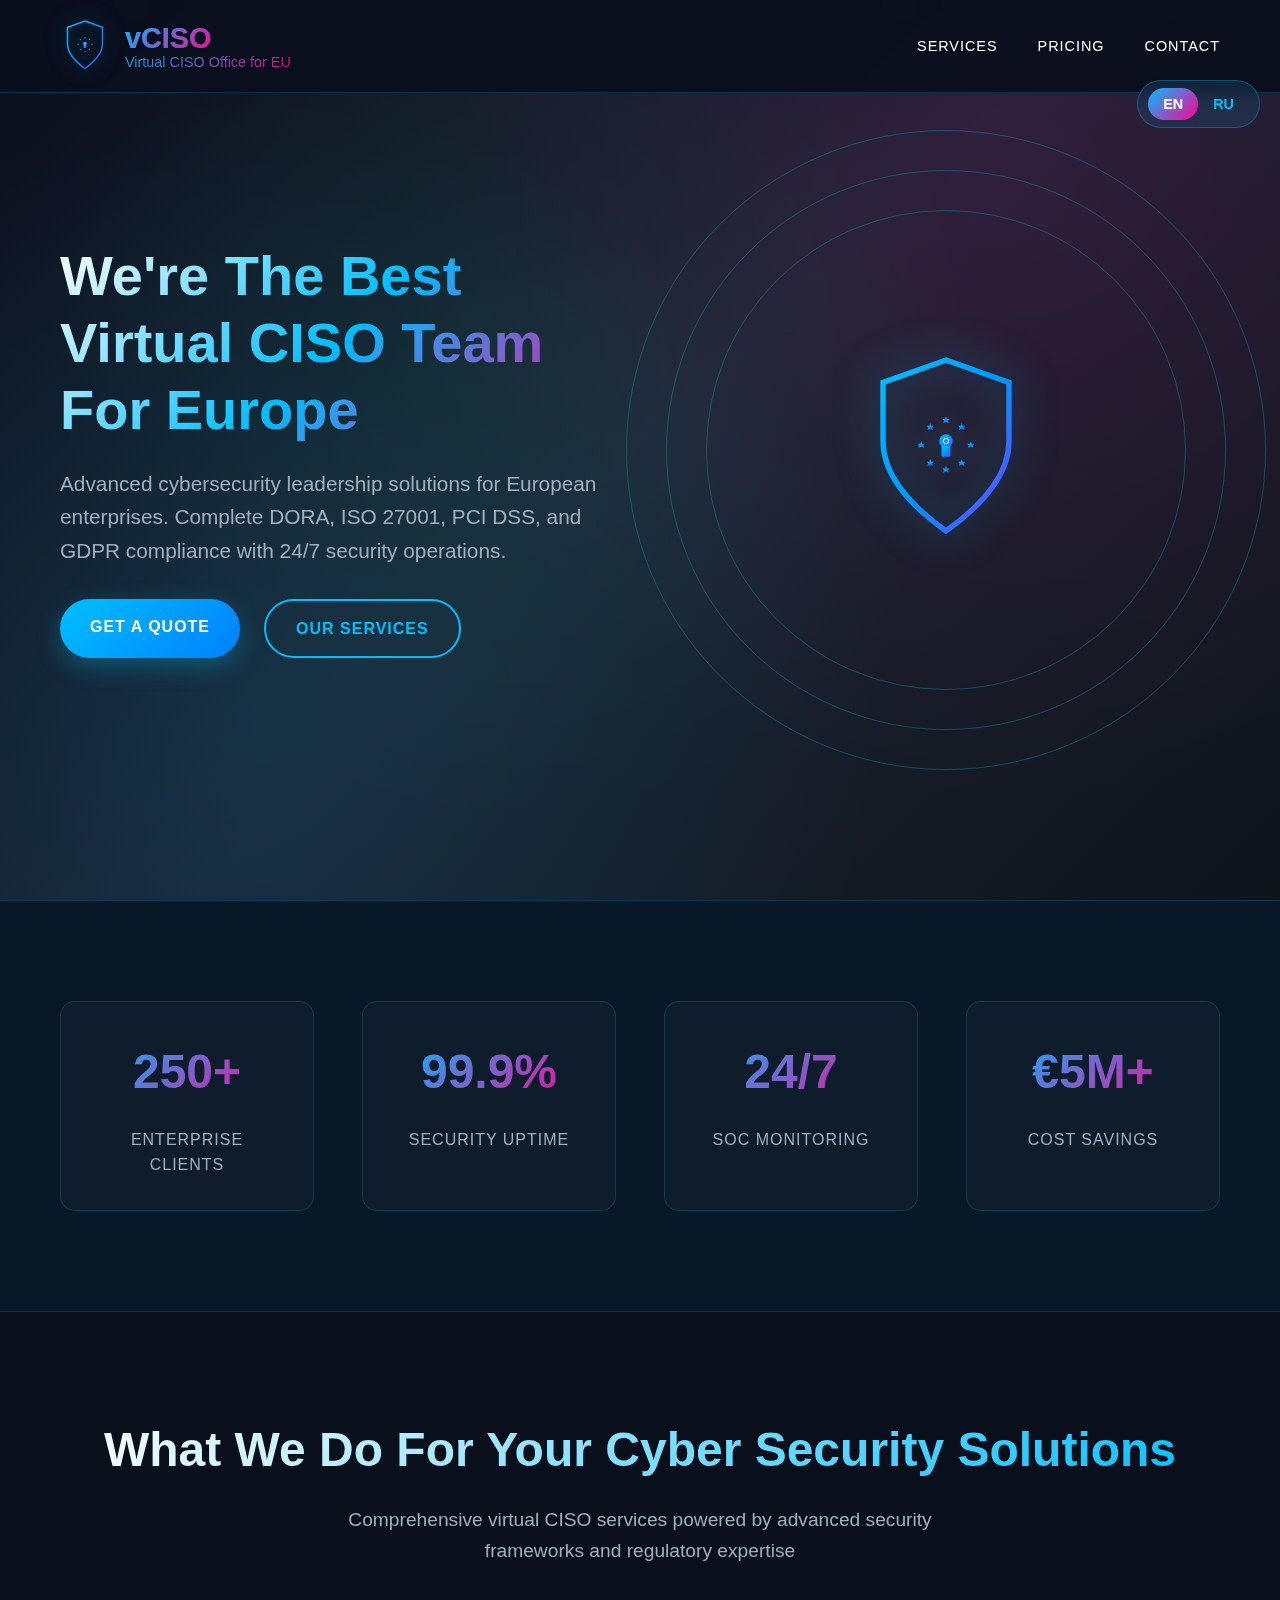
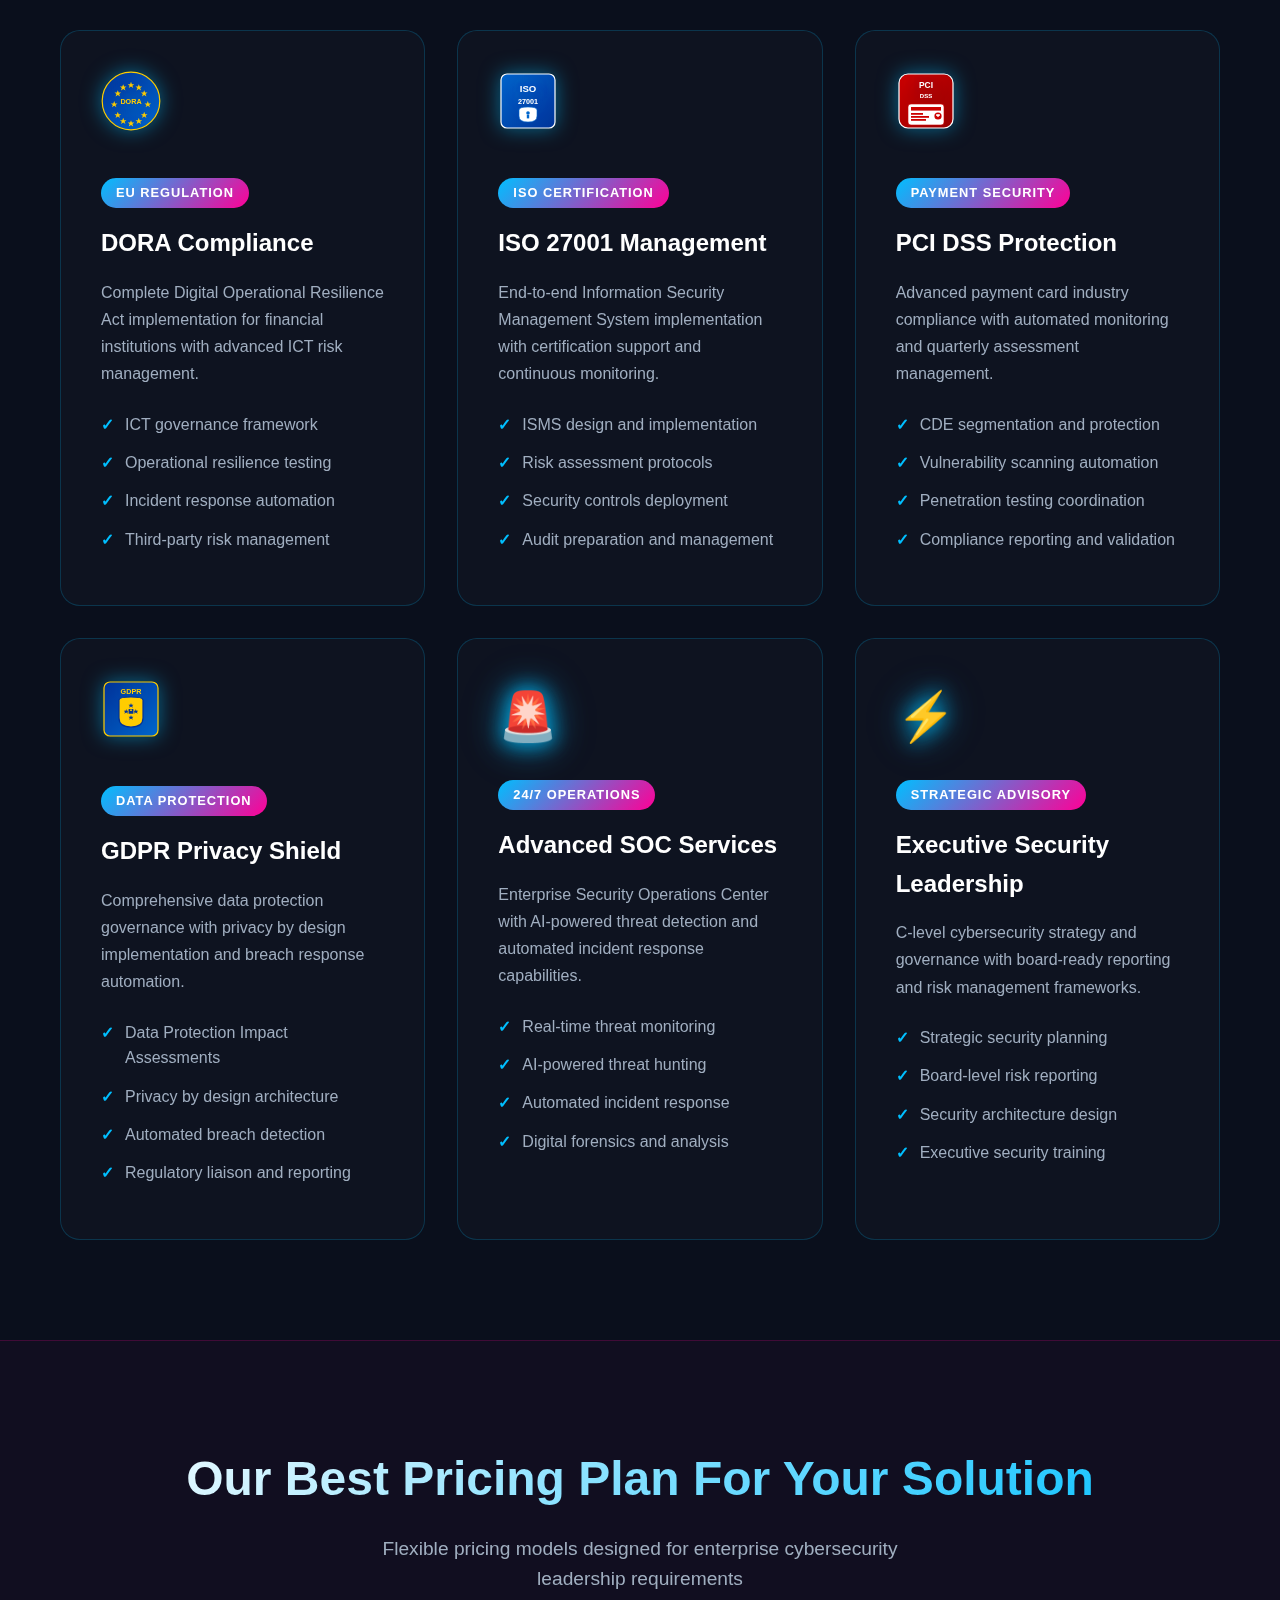
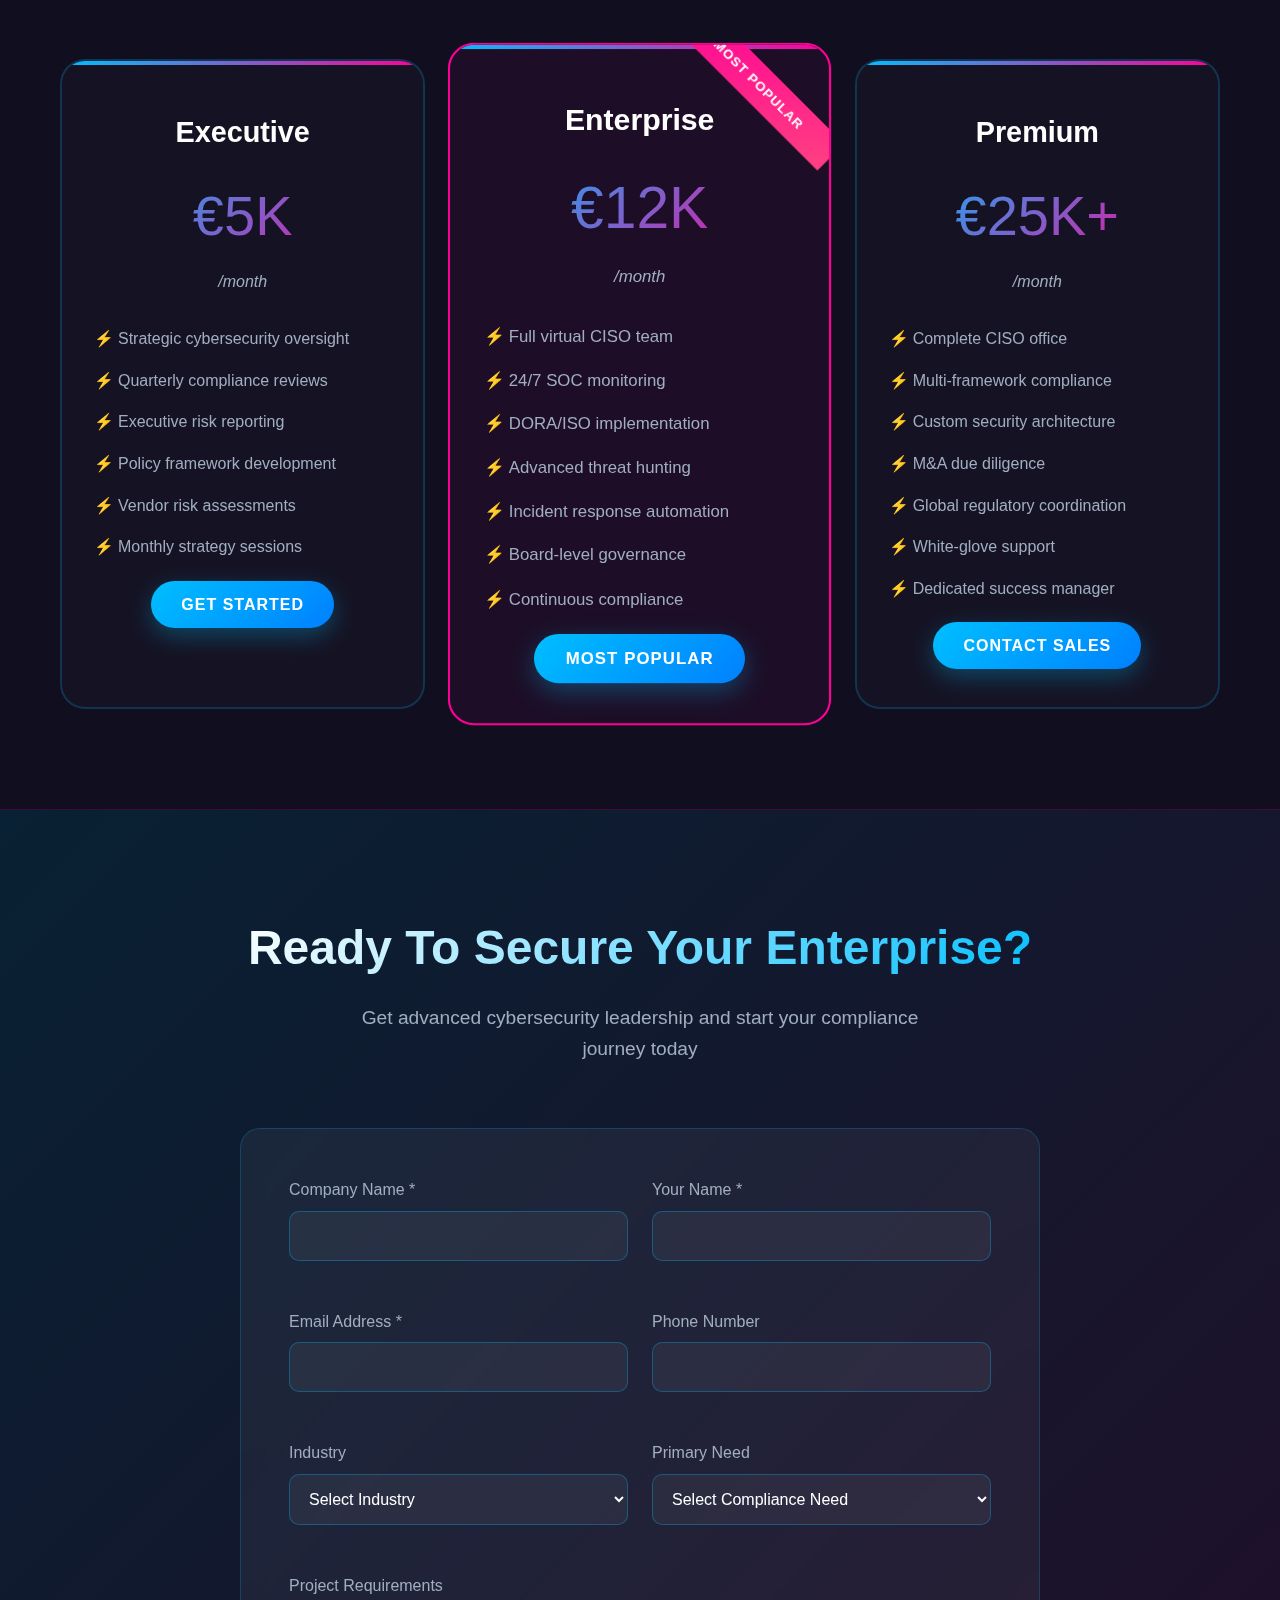
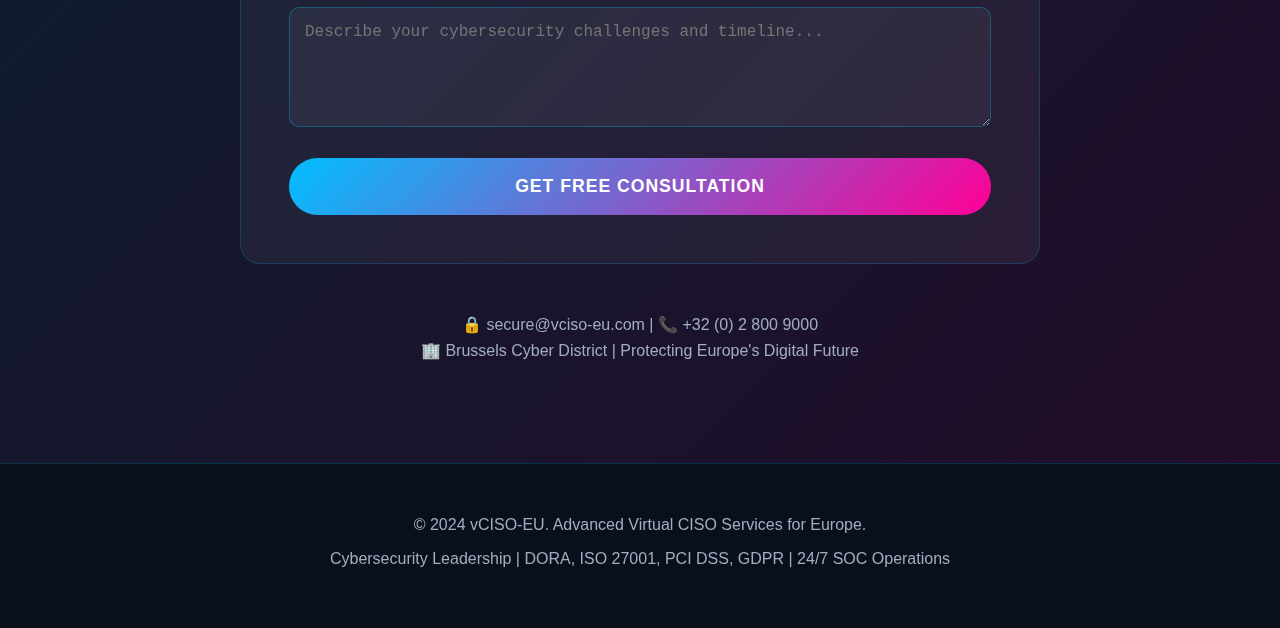
<file: index.html>
<!DOCTYPE html>
<html lang="en">
<head>
    <meta charset="UTF-8">
    <meta name="viewport" content="width=device-width, initial-scale=1.0">
    <title>vCISO-EU | Virtual CISO Office for Europe | Advanced Cybersecurity Solutions</title>
    <meta name="description" content="Advanced Virtual CISO services for European enterprises. Professional cybersecurity leadership: DORA, ISO 27001, PCI DSS, GDPR compliance.">
    
    <style>
        * {
            margin: 0;
            padding: 0;
            box-sizing: border-box;
        }

        body {
            font-family: 'Arial', 'Helvetica', sans-serif;
            line-height: 1.6;
            color: #ffffff;
            background: #0a0f1c;
            overflow-x: hidden;
        }

        .container {
            max-width: 1200px;
            margin: 0 auto;
            padding: 0 20px;
        }

        /* Animated Background */
        .bg-animation {
            position: fixed;
            top: 0;
            left: 0;
            width: 100%;
            height: 100%;
            z-index: -1;
            background: linear-gradient(135deg, #0a0f1c 0%, #1a2332 50%, #0f1419 100%);
        }

        .bg-animation::before {
            content: '';
            position: absolute;
            top: 0;
            left: 0;
            width: 100%;
            height: 100%;
            background-image: 
                radial-gradient(circle at 20% 80%, rgba(0, 191, 255, 0.1) 0%, transparent 50%),
                radial-gradient(circle at 80% 20%, rgba(255, 0, 150, 0.1) 0%, transparent 50%),
                radial-gradient(circle at 40% 40%, rgba(0, 255, 135, 0.05) 0%, transparent 50%);
            animation: float 6s ease-in-out infinite;
        }

        @keyframes float {
            0%, 100% { transform: translateY(0px) rotate(0deg); }
            50% { transform: translateY(-20px) rotate(2deg); }
        }

        /* Header */
        .header {
            background: rgba(10, 15, 28, 0.95);
            backdrop-filter: blur(10px);
            border-bottom: 1px solid rgba(0, 191, 255, 0.2);
            padding: 1rem 0;
            position: fixed;
            width: 100%;
            top: 0;
            z-index: 1000;
            transition: all 0.3s ease;
        }

        .nav {
            display: flex;
            justify-content: space-between;
            align-items: center;
        }

        .logo {
            font-size: 2rem;
            font-weight: bold;
            background: linear-gradient(135deg, #00bfff 0%, #ff0096 100%);
            -webkit-background-clip: text;
            -webkit-text-fill-color: transparent;
            background-clip: text;
        }

        .nav-links {
            display: flex;
            list-style: none;
            gap: 2.5rem;
        }

        .nav-links a {
            color: #ffffff;
            text-decoration: none;
            font-weight: 500;
            transition: all 0.3s;
            position: relative;
            text-transform: uppercase;
            letter-spacing: 1px;
            font-size: 0.9rem;
        }

        .nav-links a:hover {
            color: #00bfff;
        }

        .nav-links a::after {
            content: '';
            position: absolute;
            bottom: -5px;
            left: 0;
            width: 0;
            height: 2px;
            background: linear-gradient(90deg, #00bfff, #ff0096);
            transition: width 0.3s;
        }

        .nav-links a:hover::after {
            width: 100%;
        }

        /* Hero Section */
        .hero {
            min-height: 100vh;
            display: flex;
            align-items: center;
            position: relative;
            overflow: hidden;
        }

        .hero-content {
            display: grid;
            grid-template-columns: 1fr 1fr;
            gap: 4rem;
            align-items: center;
            z-index: 2;
        }

        .hero-text h1 {
            font-size: 3.5rem;
            font-weight: 700;
            margin-bottom: 1.5rem;
            background: linear-gradient(135deg, #ffffff 0%, #00bfff 50%, #ff0096 100%);
            -webkit-background-clip: text;
            -webkit-text-fill-color: transparent;
            background-clip: text;
            line-height: 1.2;
        }

        .hero-text .subtitle {
            font-size: 1.3rem;
            color: #a0aec0;
            margin-bottom: 2rem;
            line-height: 1.6;
        }

        .hero-buttons {
            display: flex;
            gap: 1.5rem;
            margin-top: 2rem;
        }

        .btn-primary {
            background: linear-gradient(135deg, #00bfff 0%, #0080ff 100%);
            color: white;
            padding: 15px 30px;
            border: none;
            border-radius: 50px;
            font-weight: 600;
            text-decoration: none;
            transition: all 0.3s;
            box-shadow: 0 8px 25px rgba(0, 191, 255, 0.3);
            text-transform: uppercase;
            letter-spacing: 1px;
        }

        .btn-primary:hover {
            transform: translateY(-2px);
            box-shadow: 0 12px 35px rgba(0, 191, 255, 0.4);
        }

        .btn-secondary {
            background: transparent;
            color: #00bfff;
            padding: 15px 30px;
            border: 2px solid #00bfff;
            border-radius: 50px;
            font-weight: 600;
            text-decoration: none;
            transition: all 0.3s;
            text-transform: uppercase;
            letter-spacing: 1px;
        }

        .btn-secondary:hover {
            background: #00bfff;
            color: #0a0f1c;
        }

        /* Hero Visual */
        .hero-visual {
            position: relative;
            display: flex;
            justify-content: center;
            align-items: center;
        }

        .shield-container {
            position: relative;
            width: 400px;
            height: 400px;
        }

        .shield {
            width: 100%;
            height: 100%;
            background: transparent;
            border: none;
            border-radius: 50%;
            display: flex;
            align-items: center;
            justify-content: center;
            position: relative;
            animation: pulse 3s ease-in-out infinite;
        }

        .shield-logo {
            position: absolute;
            top: 50%;
            left: 50%;
            transform: translate(-50%, -50%);
            width: 216px;
            height: 216px;
            display: flex;
            align-items: center;
            justify-content: center;
            filter: drop-shadow(0 0 20px rgba(0, 191, 255, 0.6));
            animation: shield-float 3s ease-in-out infinite;
            z-index: 10;
        }

        .shield-logo svg {
            width: 100%;
            height: 100%;
            animation: logo-glow 2s ease-in-out infinite alternate;
        }

        @keyframes shield-float {
            0%, 100% {
                transform: translate(-50%, -50%) scale(1) rotate(0deg);
            }
            50% {
                transform: translate(-50%, -55%) scale(1.03) rotate(1deg);
            }
        }

        @keyframes logo-glow {
            0% {
                filter: drop-shadow(0 0 15px rgba(0, 191, 255, 0.5));
            }
            100% {
                filter: drop-shadow(0 0 25px rgba(0, 191, 255, 0.8)) drop-shadow(0 0 35px rgba(0, 128, 255, 0.4));
            }
        }

        .orbit {
            position: absolute;
            border: 1px solid rgba(0, 191, 255, 0.3);
            border-radius: 50%;
            animation: rotate 20s linear infinite;
        }

        .orbit-1 { width: 120%; height: 120%; }
        .orbit-2 { width: 140%; height: 140%; animation-duration: 30s; }
        .orbit-3 { width: 160%; height: 160%; animation-duration: 40s; }

        @keyframes pulse {
            0%, 100% { transform: scale(1); }
            50% { transform: scale(1.05); }
        }

        @keyframes rotate {
            from { transform: rotate(0deg); }
            to { transform: rotate(360deg); }
        }

        /* Stats Section */
        .stats {
            padding: 100px 0;
            background: rgba(0, 191, 255, 0.05);
            border-top: 1px solid rgba(0, 191, 255, 0.2);
            border-bottom: 1px solid rgba(0, 191, 255, 0.2);
        }

        .stats-grid {
            display: grid;
            grid-template-columns: repeat(auto-fit, minmax(250px, 1fr));
            gap: 3rem;
            text-align: center;
        }

        .stat-item {
            padding: 2rem;
            background: rgba(255, 255, 255, 0.02);
            border-radius: 15px;
            border: 1px solid rgba(0, 191, 255, 0.2);
            transition: all 0.3s;
        }

        .stat-item:hover {
            transform: translateY(-10px);
            background: rgba(0, 191, 255, 0.1);
            box-shadow: 0 20px 40px rgba(0, 191, 255, 0.2);
        }

        .stat-number {
            font-size: 3rem;
            font-weight: bold;
            background: linear-gradient(135deg, #00bfff 0%, #ff0096 100%);
            -webkit-background-clip: text;
            -webkit-text-fill-color: transparent;
            background-clip: text;
            margin-bottom: 1rem;
        }

        .stat-label {
            color: #a0aec0;
            text-transform: uppercase;
            letter-spacing: 1px;
            font-weight: 500;
        }

        /* Services Section */
        .services {
            padding: 100px 0;
        }

        .section-title {
            text-align: center;
            font-size: 3rem;
            font-weight: 700;
            margin-bottom: 1rem;
            background: linear-gradient(135deg, #ffffff 0%, #00bfff 100%);
            -webkit-background-clip: text;
            -webkit-text-fill-color: transparent;
            background-clip: text;
        }

        .section-subtitle {
            text-align: center;
            color: #a0aec0;
            font-size: 1.2rem;
            margin-bottom: 4rem;
            max-width: 600px;
            margin-left: auto;
            margin-right: auto;
        }

        .services-grid {
            display: grid;
            grid-template-columns: repeat(auto-fit, minmax(350px, 1fr));
            gap: 2rem;
        }

        .service-card {
            background: rgba(255, 255, 255, 0.02);
            border: 1px solid rgba(0, 191, 255, 0.2);
            border-radius: 20px;
            padding: 2.5rem;
            transition: all 0.3s;
            position: relative;
            overflow: hidden;
        }

        .service-card::before {
            content: '';
            position: absolute;
            top: 0;
            left: -100%;
            width: 100%;
            height: 100%;
            background: linear-gradient(90deg, transparent, rgba(0, 191, 255, 0.1), transparent);
            transition: all 0.5s;
        }

        .service-card:hover::before {
            left: 100%;
        }

        .service-card:hover {
            transform: translateY(-10px);
            border-color: #00bfff;
            box-shadow: 0 20px 40px rgba(0, 191, 255, 0.2);
        }

        .service-icon {
            font-size: 3rem;
            margin-bottom: 1.5rem;
            color: #00bfff;
            text-shadow: 0 0 20px rgba(0, 191, 255, 0.6), 0 0 40px rgba(0, 191, 255, 0.4);
            filter: drop-shadow(0 0 10px rgba(0, 191, 255, 0.5));
            animation: icon-pulse 3s ease-in-out infinite alternate;
        }

        @keyframes icon-pulse {
            0% {
                text-shadow: 0 0 20px rgba(0, 191, 255, 0.6);
                transform: scale(1);
            }
            100% {
                text-shadow: 0 0 30px rgba(0, 191, 255, 0.8), 0 0 50px rgba(0, 191, 255, 0.6);
                transform: scale(1.05);
            }
        }

        .service-card h3 {
            font-size: 1.5rem;
            margin-bottom: 1rem;
            color: #ffffff;
        }

        .service-card .compliance-tag {
            display: inline-block;
            background: linear-gradient(135deg, #00bfff 0%, #ff0096 100%);
            color: white;
            padding: 5px 15px;
            border-radius: 20px;
            font-size: 0.8rem;
            font-weight: 600;
            margin-bottom: 1rem;
            text-transform: uppercase;
            letter-spacing: 1px;
        }

        .service-card p {
            color: #a0aec0;
            line-height: 1.7;
            margin-bottom: 1.5rem;
        }

        .service-features {
            list-style: none;
        }

        .service-features li {
            color: #a0aec0;
            margin-bottom: 0.8rem;
            padding-left: 1.5rem;
            position: relative;
        }

        .service-features li::before {
            content: '✓';
            position: absolute;
            left: 0;
            color: #00bfff;
            font-weight: bold;
        }

        /* Pricing Section */
        .pricing {
            padding: 100px 0;
            background: rgba(255, 0, 150, 0.03);
            border-top: 1px solid rgba(255, 0, 150, 0.2);
            border-bottom: 1px solid rgba(255, 0, 150, 0.2);
        }

        .pricing-grid {
            display: grid;
            grid-template-columns: repeat(3, 1fr);
            gap: 2rem;
            max-width: 1200px;
            margin: 0 auto;
        }
        
        @media (max-width: 992px) {
            .pricing-grid {
                grid-template-columns: 1fr;
                gap: 1.5rem;
            }
        }

        .pricing-card {
            background: rgba(255, 255, 255, 0.02);
            border: 2px solid rgba(0, 191, 255, 0.2);
            border-radius: 25px;
            padding: 3rem 2rem;
            text-align: center;
            position: relative;
            transition: all 0.3s;
            overflow: hidden;
        }

        .pricing-card::before {
            content: '';
            position: absolute;
            top: 0;
            left: 0;
            right: 0;
            height: 4px;
            background: linear-gradient(90deg, #00bfff, #ff0096);
        }

        .pricing-card.popular {
            transform: scale(1.05);
            border-color: #ff0096;
            background: rgba(255, 0, 150, 0.05);
        }

        .pricing-card.popular::after {
            content: 'MOST POPULAR';
            position: absolute;
            top: 20px;
            right: -30px;
            background: linear-gradient(135deg, #ff0096, #ff4081);
            color: white;
            padding: 8px 40px;
            font-size: 0.8rem;
            font-weight: bold;
            transform: rotate(45deg);
            letter-spacing: 1px;
        }

        .pricing-card:hover {
            transform: translateY(-10px);
            border-color: #00bfff;
            box-shadow: 0 20px 50px rgba(0, 191, 255, 0.3);
        }

        .plan-name {
            font-size: 1.8rem;
            font-weight: bold;
            margin-bottom: 1rem;
            color: #ffffff;
        }

        .plan-price {
            font-size: 3.5rem;
            font-weight: 300;
            background: linear-gradient(135deg, #00bfff 0%, #ff0096 100%);
            -webkit-background-clip: text;
            -webkit-text-fill-color: transparent;
            background-clip: text;
            margin-bottom: 0.5rem;
        }

        .plan-period {
            color: #a0aec0;
            margin-bottom: 2rem;
            font-style: italic;
        }

        .plan-features {
            list-style: none;
            margin-bottom: 2rem;
            text-align: left;
        }

        .plan-features li {
            color: #a0aec0;
            margin-bottom: 1rem;
            padding-left: 1.5rem;
            position: relative;
        }

        .plan-features li::before {
            content: '⚡';
            position: absolute;
            left: 0;
            color: #00bfff;
        }

        /* Contact Section */
        .contact {
            padding: 100px 0;
            background: linear-gradient(135deg, rgba(0, 191, 255, 0.1) 0%, rgba(255, 0, 150, 0.1) 100%);
        }

        .contact-content {
            max-width: 800px;
            margin: 0 auto;
            text-align: center;
        }

        .contact-form {
            background: rgba(255, 255, 255, 0.05);
            backdrop-filter: blur(10px);
            border: 1px solid rgba(0, 191, 255, 0.2);
            border-radius: 20px;
            padding: 3rem;
            margin-top: 3rem;
        }

        .form-row {
            display: grid;
            grid-template-columns: 1fr 1fr;
            gap: 1.5rem;
            margin-bottom: 1.5rem;
        }

        .form-group {
            margin-bottom: 1.5rem;
        }

        .form-group label {
            display: block;
            margin-bottom: 0.5rem;
            color: #a0aec0;
            font-weight: 500;
            text-align: left;
        }

        .form-group input,
        .form-group select,
        .form-group textarea {
            width: 100%;
            padding: 15px;
            background: rgba(255, 255, 255, 0.05);
            border: 1px solid rgba(0, 191, 255, 0.3);
            border-radius: 10px;
            color: #ffffff;
            font-size: 1rem;
            transition: all 0.3s;
        }

        .form-group input:focus,
        .form-group select:focus,
        .form-group textarea:focus {
            outline: none;
            border-color: #00bfff;
            box-shadow: 0 0 20px rgba(0, 191, 255, 0.3);
            background: rgba(255, 255, 255, 0.1);
        }

        .form-group textarea {
            height: 120px;
            resize: vertical;
        }

        .submit-btn {
            background: linear-gradient(135deg, #00bfff 0%, #ff0096 100%);
            color: white;
            padding: 18px 50px;
            border: none;
            border-radius: 50px;
            font-size: 1.1rem;
            font-weight: 600;
            cursor: pointer;
            transition: all 0.3s;
            text-transform: uppercase;
            letter-spacing: 1px;
            width: 100%;
        }

        .submit-btn:hover {
            transform: translateY(-2px);
            box-shadow: 0 15px 35px rgba(0, 191, 255, 0.4);
        }

        /* Footer */
        .footer {
            background: #0a0f1c;
            border-top: 1px solid rgba(0, 191, 255, 0.2);
            padding: 3rem 0;
            text-align: center;
        }

        .footer p {
            color: #a0aec0;
            margin-bottom: 0.5rem;
        }

        /* Responsive */
        @media (max-width: 768px) {
            .hero-content {
                grid-template-columns: 1fr;
                text-align: center;
            }
            
            .hero-text h1 {
                font-size: 2.5rem;
            }

            .nav-links {
                display: none;
            }

            .pricing-card.popular {
                transform: none;
            }

            .form-row {
                grid-template-columns: 1fr;
            }

            .shield-container {
                width: 300px;
                height: 300px;
            }
        }

        /* Particle Effects */
        .particles {
            position: absolute;
            top: 0;
            left: 0;
            width: 100%;
            height: 100%;
            overflow: hidden;
            z-index: 1;
        }

        .particle {
            position: absolute;
            width: 4px;
            height: 4px;
            background: #00bfff;
            border-radius: 50%;
            animation: float-particle 10s infinite linear;
            opacity: 0.7;
        }

        .particle:nth-child(2n) { background: #ff0096; }
        .particle:nth-child(3n) { background: #00ff87; }

        @keyframes float-particle {
            0% {
                transform: translateY(100vh) translateX(0);
                opacity: 0;
            }
            10% {
                opacity: 0.7;
            }
            90% {
                opacity: 0.7;
            }
            100% {
                transform: translateY(-100px) translateX(100px);
                opacity: 0;
            }
        }
    </style>
</head>
<body>
    <!-- Animated Background -->
    <div class="bg-animation"></div>

    <!-- Header -->
    <header class="header">
        <nav class="nav container">
            <div class="logo" style="display: flex; align-items: center; gap: 15px;"><svg xmlns="http://www.w3.org/2000/svg" viewBox="0 0 400 480" width="50" height="60" style="filter: drop-shadow(0 0 10px rgba(0,191,255,0.5));">
                    <defs>
                        <linearGradient id="headerShieldGrad" x1="0%" y1="0%" x2="100%" y2="100%">
                            <stop offset="0%" style="stop-color:#00bfff;stop-opacity:1" />
                            <stop offset="50%" style="stop-color:#0099ff;stop-opacity:1" />
                            <stop offset="100%" style="stop-color:#6644ff;stop-opacity:1" />
                        </linearGradient>
                    </defs>
                    
                    <!-- Shield Shape exactly like hero logo -->
                    <path d="M200 40 L340 90 L340 220 Q340 320 200 420 Q60 320 60 220 L60 90 Z" 
                          fill="none" stroke="url(#headerShieldGrad)" stroke-width="12"/>
                    
                    <!-- 8 EU Stars positioned exactly like hero logo -->
                    <g fill="url(#headerShieldGrad)">
                        <!-- Top star (12 o'clock) -->
                        <polygon points="200,165 202,171 208,171 204.5,174.5 206,180.5 200,177 194,180.5 195.5,174.5 192,171 198,171" />
                        
                        <!-- Upper right star (1:30) -->
                        <polygon points="235,180 237,186 243,186 239.5,189.5 241,195.5 235,192 229,195.5 230.5,189.5 227,186 233,186" />
                        
                        <!-- Right star (3 o'clock) -->
                        <polygon points="255,220 257,226 263,226 259.5,229.5 261,235.5 255,232 249,235.5 250.5,229.5 247,226 253,226" />
                        
                        <!-- Lower right star (4:30) -->
                        <polygon points="235,260 237,266 243,266 239.5,269.5 241,275.5 235,272 229,275.5 230.5,269.5 227,266 233,266" />
                        
                        <!-- Bottom star (6 o'clock) -->
                        <polygon points="200,275 202,281 208,281 204.5,284.5 206,290.5 200,287 194,290.5 195.5,284.5 192,281 198,281" />
                        
                        <!-- Lower left star (7:30) -->
                        <polygon points="165,260 167,266 173,266 169.5,269.5 171,275.5 165,272 159,275.5 160.5,269.5 157,266 163,266" />
                        
                        <!-- Left star (9 o'clock) -->
                        <polygon points="145,220 147,226 153,226 149.5,229.5 151,235.5 145,232 139,235.5 140.5,229.5 137,226 143,226" />
                        
                        <!-- Upper left star (10:30) -->
                        <polygon points="165,180 167,186 173,186 169.5,189.5 171,195.5 165,192 159,195.5 160.5,189.5 157,186 163,186" />
                    </g>
                    
                    <!-- Central Keyhole exactly like hero logo -->
                    <g fill="url(#headerShieldGrad)">
                        <circle cx="200" cy="220" r="15" />
                        <rect x="190" y="230" width="20" height="25" rx="3" />
                        <circle cx="200" cy="220" r="6" fill="transparent" stroke="#ffffff" stroke-width="2" />
                    </g>
                </svg><div style="display: flex; flex-direction: column; align-items: flex-start;">
                    <span style="background: linear-gradient(135deg, #00bfff 0%, #ff0096 100%); -webkit-background-clip: text; -webkit-text-fill-color: transparent; background-clip: text; font-size: 1.8rem; font-weight: bold; line-height: 1.2;">vCISO</span>
                    <span style="background: linear-gradient(135deg, #00bfff 0%, #ff0096 100%); -webkit-background-clip: text; -webkit-text-fill-color: transparent; background-clip: text; font-size: 0.9rem; font-weight: 500; line-height: 1.1; opacity: 0.9;">Virtual CISO Office for EU</span>
                </div></div>
            <ul class="nav-links">
                <li><a href="#services">SERVICES</a></li>
                <li><a href="#pricing">PRICING</a></li>
                <li><a href="#contact">CONTACT</a></li>
            </ul>
        </nav>
    </header>
    <!-- Language Switcher -->
    <div class="lang-switcher" style="position: fixed; top: 80px; right: 20px; z-index: 1001; background: rgba(0, 191, 255, 0.1); border: 1px solid rgba(0, 191, 255, 0.3); border-radius: 25px; padding: 10px; backdrop-filter: blur(10px);"><a href="index.html" style="color: #00bfff; text-decoration: none; padding: 8px 15px; border-radius: 20px; transition: all 0.3s; font-weight: 600; text-transform: uppercase; font-size: 0.9rem; background: linear-gradient(135deg, #00bfff, #ff0096); color: white;">EN</a><a href="index-ru.html" style="color: #00bfff; text-decoration: none; padding: 8px 15px; border-radius: 20px; transition: all 0.3s; font-weight: 600; text-transform: uppercase; font-size: 0.9rem;">RU</a></div>
    <!-- Hero Section -->
    <section class="hero">
        <div class="particles">
            <div class="particle" style="left: 10%; animation-delay: 0s;"></div>
            <div class="particle" style="left: 20%; animation-delay: 2s;"></div>
            <div class="particle" style="left: 30%; animation-delay: 4s;"></div>
            <div class="particle" style="left: 40%; animation-delay: 6s;"></div>
            <div class="particle" style="left: 50%; animation-delay: 8s;"></div>
            <div class="particle" style="left: 60%; animation-delay: 1s;"></div>
            <div class="particle" style="left: 70%; animation-delay: 3s;"></div>
            <div class="particle" style="left: 80%; animation-delay: 5s;"></div>
            <div class="particle" style="left: 90%; animation-delay: 7s;"></div>
        </div>
        
        <div class="container">
            <div class="hero-content">
                <div class="hero-text">
                    <h1>We're The Best Virtual CISO Team For Europe</h1>
                    <p class="subtitle">
                        Advanced cybersecurity leadership solutions for European enterprises. Complete DORA, ISO 27001, PCI DSS, and GDPR compliance with 24/7 security operations.
                    </p>
                    <div class="hero-buttons">
                        <a href="#contact" class="btn-primary">Get A Quote</a>
                        <a href="#services" class="btn-secondary">Our Services</a>
                    </div>
                </div>
                
                <div class="hero-visual">
                    <div class="shield-container">
                        <div class="shield">
                            <div class="orbit orbit-1"></div>
                            <div class="orbit orbit-2"></div>
                            <div class="orbit orbit-3"></div>
                            <div class="shield-logo">
                                <svg width="216" height="216" viewBox="0 0 400 480" xmlns="http://www.w3.org/2000/svg">
                                    <defs>
                                        <linearGradient id="newShieldGrad" x1="0%" y1="0%" x2="100%" y2="100%">
                                            <stop offset="0%" style="stop-color:#00bfff;stop-opacity:1" />
                                            <stop offset="50%" style="stop-color:#0099ff;stop-opacity:1" />
                                            <stop offset="100%" style="stop-color:#6644ff;stop-opacity:1" />
                                        </linearGradient>
                                    </defs>
                                    
                                    <!-- Shield Shape exactly like the logo -->
                                    <path d="M200 40 L340 90 L340 220 Q340 320 200 420 Q60 320 60 220 L60 90 Z" 
                                          fill="none" stroke="url(#newShieldGrad)" stroke-width="12"/>
                                    
                                    <!-- 8 EU Stars positioned exactly like reference image -->
                                    <g fill="url(#newShieldGrad)">
                                        <!-- Top star (12 o'clock) -->
                                        <polygon points="200,165 202,171 208,171 204.5,174.5 206,180.5 200,177 194,180.5 195.5,174.5 192,171 198,171" />
                                        
                                        <!-- Upper right star (1:30) -->
                                        <polygon points="235,180 237,186 243,186 239.5,189.5 241,195.5 235,192 229,195.5 230.5,189.5 227,186 233,186" />
                                        
                                        <!-- Right star (3 o'clock) -->
                                        <polygon points="255,220 257,226 263,226 259.5,229.5 261,235.5 255,232 249,235.5 250.5,229.5 247,226 253,226" />
                                        
                                        <!-- Lower right star (4:30) -->
                                        <polygon points="235,260 237,266 243,266 239.5,269.5 241,275.5 235,272 229,275.5 230.5,269.5 227,266 233,266" />
                                        
                                        <!-- Bottom star (6 o'clock) -->
                                        <polygon points="200,275 202,281 208,281 204.5,284.5 206,290.5 200,287 194,290.5 195.5,284.5 192,281 198,281" />
                                        
                                        <!-- Lower left star (7:30) -->
                                        <polygon points="165,260 167,266 173,266 169.5,269.5 171,275.5 165,272 159,275.5 160.5,269.5 157,266 163,266" />
                                        
                                        <!-- Left star (9 o'clock) -->
                                        <polygon points="145,220 147,226 153,226 149.5,229.5 151,235.5 145,232 139,235.5 140.5,229.5 137,226 143,226" />
                                        
                                        <!-- Upper left star (10:30) -->
                                        <polygon points="165,180 167,186 173,186 169.5,189.5 171,195.5 165,192 159,195.5 160.5,189.5 157,186 163,186" />
                                    </g>
                                    
                                    <!-- Central Keyhole (exactly like logo) -->
                                    <g fill="url(#newShieldGrad)">
                                        <circle cx="200" cy="220" r="15" />
                                        <rect x="190" y="230" width="20" height="25" rx="3" />
                                        <circle cx="200" cy="220" r="6" fill="transparent" stroke="#ffffff" stroke-width="2" />
                                    </g>
                                </svg>
                            </div>
                        </div>
                    </div>
                </div>
            </div>
        </div>
    </section>

    <!-- Stats -->
    <section class="stats">
        <div class="container">
            <div class="stats-grid">
                <div class="stat-item">
                    <div class="stat-number">250+</div>
                    <div class="stat-label">Enterprise Clients</div>
                </div>
                <div class="stat-item">
                    <div class="stat-number">99.9%</div>
                    <div class="stat-label">Security Uptime</div>
                </div>
                <div class="stat-item">
                    <div class="stat-number">24/7</div>
                    <div class="stat-label">SOC Monitoring</div>
                </div>
                <div class="stat-item">
                    <div class="stat-number">€5M+</div>
                    <div class="stat-label">Cost Savings</div>
                </div>
            </div>
        </div>
    </section>

    <!-- Services -->
    <section id="services" class="services">
        <div class="container">
            <h2 class="section-title">What We Do For Your Cyber Security Solutions</h2>
            <p class="section-subtitle">
                Comprehensive virtual CISO services powered by advanced security frameworks and regulatory expertise
            </p>
            
            <div class="services-grid">
                <div class="service-card">
                    <div class="service-icon">
                        <svg width="60" height="60" viewBox="0 0 100 100" xmlns="http://www.w3.org/2000/svg">
                            <defs>
                                <linearGradient id="doraBlue" x1="0%" y1="0%" x2="100%" y2="100%">
                                    <stop offset="0%" style="stop-color:#003399;stop-opacity:1" />
                                    <stop offset="100%" style="stop-color:#0066cc;stop-opacity:1" />
                                </linearGradient>
                            </defs>
                            <!-- Blue background circle -->
                            <circle cx="50" cy="50" r="48" fill="url(#doraBlue)" stroke="#ffcc00" stroke-width="2"/>
                            
                            <!-- 12 EU Stars in perfect circle -->
                            <g fill="#ffcc00">
                                <!-- Star 1: 12 o'clock (top) -->
                                <polygon points="50,18 51.5,22 55.5,22 52.25,24.5 53.75,28.5 50,26 46.25,28.5 47.75,24.5 44.5,22 48.5,22" />
                                <!-- Star 2: 1 o'clock -->
                                <polygon points="63,22 64.5,26 68.5,26 65.25,28.5 66.75,32.5 63,30 59.25,32.5 60.75,28.5 57.5,26 61.5,26" />
                                <!-- Star 3: 2 o'clock -->
                                <polygon points="72,32 73.5,36 77.5,36 74.25,38.5 75.75,42.5 72,40 68.25,42.5 69.75,38.5 66.5,36 70.5,36" />
                                <!-- Star 4: 3 o'clock (right) -->
                                <polygon points="78,50 79.5,54 83.5,54 80.25,56.5 81.75,60.5 78,58 74.25,60.5 75.75,56.5 72.5,54 76.5,54" />
                                <!-- Star 5: 4 o'clock -->
                                <polygon points="72,68 73.5,72 77.5,72 74.25,74.5 75.75,78.5 72,76 68.25,78.5 69.75,74.5 66.5,72 70.5,72" />
                                <!-- Star 6: 5 o'clock -->
                                <polygon points="63,78 64.5,82 68.5,82 65.25,84.5 66.75,88.5 63,86 59.25,88.5 60.75,84.5 57.5,82 61.5,82" />
                                <!-- Star 7: 6 o'clock (bottom) -->
                                <polygon points="50,82 51.5,86 55.5,86 52.25,88.5 53.75,92.5 50,90 46.25,92.5 47.75,88.5 44.5,86 48.5,86" />
                                <!-- Star 8: 7 o'clock -->
                                <polygon points="37,78 38.5,82 42.5,82 39.25,84.5 40.75,88.5 37,86 33.25,88.5 34.75,84.5 31.5,82 35.5,82" />
                                <!-- Star 9: 8 o'clock -->
                                <polygon points="28,68 29.5,72 33.5,72 30.25,74.5 31.75,78.5 28,76 24.25,78.5 25.75,74.5 22.5,72 26.5,72" />
                                <!-- Star 10: 9 o'clock (left) -->
                                <polygon points="22,50 23.5,54 27.5,54 24.25,56.5 25.75,60.5 22,58 18.25,60.5 19.75,56.5 16.5,54 20.5,54" />
                                <!-- Star 11: 10 o'clock -->
                                <polygon points="28,32 29.5,36 33.5,36 30.25,38.5 31.75,42.5 28,40 24.25,42.5 25.75,38.5 22.5,36 26.5,36" />
                                <!-- Star 12: 11 o'clock -->
                                <polygon points="37,22 38.5,26 42.5,26 39.25,28.5 40.75,32.5 37,30 33.25,32.5 34.75,28.5 31.5,26 35.5,26" />
                            </g>
                            
                            <!-- DORA text -->
                            <text x="50" y="55" text-anchor="middle" font-family="Arial, sans-serif" font-size="12" font-weight="bold" fill="#ffcc00">DORA</text>
                        </svg>
                    </div>
                    <div class="compliance-tag">EU Regulation</div>
                    <h3>DORA Compliance</h3>
                    <p>Complete Digital Operational Resilience Act implementation for financial institutions with advanced ICT risk management.</p>
                    <ul class="service-features">
                        <li>ICT governance framework</li>
                        <li>Operational resilience testing</li>
                        <li>Incident response automation</li>
                        <li>Third-party risk management</li>
                    </ul>
                </div>

                <div class="service-card">
                    <div class="service-icon">
                        <svg width="60" height="60" viewBox="0 0 100 100" xmlns="http://www.w3.org/2000/svg">
                            <defs>
                                <linearGradient id="isoGradient" x1="0%" y1="0%" x2="100%" y2="100%">
                                    <stop offset="0%" style="stop-color:#0066cc;stop-opacity:1" />
                                    <stop offset="100%" style="stop-color:#003399;stop-opacity:1" />
                                </linearGradient>
                            </defs>
                            <!-- ISO background -->
                            <rect x="5" y="5" width="90" height="90" rx="10" fill="url(#isoGradient)" stroke="#ffffff" stroke-width="2"/>
                            
                            <!-- ISO text -->
                            <text x="50" y="35" text-anchor="middle" font-family="Arial, sans-serif" font-size="16" font-weight="bold" fill="#ffffff">ISO</text>
                            <text x="50" y="55" text-anchor="middle" font-family="Arial, sans-serif" font-size="12" font-weight="bold" fill="#ffffff">27001</text>
                            
                            <!-- Security shield icon -->
                            <path d="M 35 65 Q 35 60 50 60 Q 65 60 65 65 L 65 75 Q 65 85 50 85 Q 35 85 35 75 Z" fill="#ffffff" stroke="#0066cc" stroke-width="1"/>
                            <circle cx="50" cy="70" r="3" fill="#0066cc"/>
                            <rect x="48" y="73" width="4" height="6" fill="#0066cc"/>
                        </svg>
                    </div>
                    <div class="compliance-tag">ISO Certification</div>
                    <h3>ISO 27001 Management</h3>
                    <p>End-to-end Information Security Management System implementation with certification support and continuous monitoring.</p>
                    <ul class="service-features">
                        <li>ISMS design and implementation</li>
                        <li>Risk assessment protocols</li>
                        <li>Security controls deployment</li>
                        <li>Audit preparation and management</li>
                    </ul>
                </div>

                <div class="service-card">
                    <div class="service-icon">
                        <svg width="60" height="60" viewBox="0 0 100 100" xmlns="http://www.w3.org/2000/svg">
                            <defs>
                                <linearGradient id="pciGradient" x1="0%" y1="0%" x2="100%" y2="100%">
                                    <stop offset="0%" style="stop-color:#cc0000;stop-opacity:1" />
                                    <stop offset="100%" style="stop-color:#990000;stop-opacity:1" />
                                </linearGradient>
                            </defs>
                            <!-- PCI background -->
                            <rect x="5" y="5" width="90" height="90" rx="15" fill="url(#pciGradient)" stroke="#ffffff" stroke-width="2"/>
                            
                            <!-- PCI text -->
                            <text x="50" y="28" text-anchor="middle" font-family="Arial, sans-serif" font-size="14" font-weight="bold" fill="#ffffff">PCI</text>
                            <text x="50" y="45" text-anchor="middle" font-family="Arial, sans-serif" font-size="10" font-weight="bold" fill="#ffffff">DSS</text>
                            
                            <!-- Credit card icon -->
                            <rect x="20" y="55" width="60" height="35" rx="5" fill="#ffffff" stroke="#cc0000" stroke-width="1"/>
                            <rect x="25" y="60" width="50" height="6" fill="#cc0000"/>
                            <rect x="25" y="70" width="20" height="3" fill="#cc0000"/>
                            <rect x="25" y="75" width="30" height="3" fill="#cc0000"/>
                            <rect x="25" y="80" width="25" height="3" fill="#cc0000"/>
                            
                            <!-- Security lock -->
                            <circle cx="70" cy="75" r="6" fill="#cc0000"/>
                            <rect x="67" y="72" width="6" height="3" fill="#ffffff"/>
                            <circle cx="70" cy="75" r="1.5" fill="#ffffff"/>
                        </svg>
                    </div>
                    <div class="compliance-tag">Payment Security</div>
                    <h3>PCI DSS Protection</h3>
                    <p>Advanced payment card industry compliance with automated monitoring and quarterly assessment management.</p>
                    <ul class="service-features">
                        <li>CDE segmentation and protection</li>
                        <li>Vulnerability scanning automation</li>
                        <li>Penetration testing coordination</li>
                        <li>Compliance reporting and validation</li>
                    </ul>
                </div>

                <div class="service-card">
                    <div class="service-icon">
                        <svg width="60" height="60" viewBox="0 0 100 100" xmlns="http://www.w3.org/2000/svg">
                            <defs>
                                <linearGradient id="gdprGradient" x1="0%" y1="0%" x2="100%" y2="100%">
                                    <stop offset="0%" style="stop-color:#003399;stop-opacity:1" />
                                    <stop offset="100%" style="stop-color:#0066cc;stop-opacity:1" />
                                </linearGradient>
                            </defs>
                            <!-- GDPR background (EU blue) -->
                            <rect x="5" y="5" width="90" height="90" rx="10" fill="url(#gdprGradient)" stroke="#ffcc00" stroke-width="2"/>
                            
                            <!-- GDPR text -->
                            <text x="50" y="25" text-anchor="middle" font-family="Arial, sans-serif" font-size="12" font-weight="bold" fill="#ffcc00">GDPR</text>
                            
                            <!-- Privacy shield with EU stars -->
                            <path d="M 30 35 Q 30 30 50 30 Q 70 30 70 35 L 70 65 Q 70 80 50 80 Q 30 80 30 65 Z" fill="#ffcc00" stroke="#003399" stroke-width="2"/>
                            
                            <!-- EU stars inside shield (simplified - 4 key stars) -->
                            <polygon points="50,40 51,43 54,43 52,45 53,48 50,46 47,48 48,45 46,43 49,43" fill="#003399"/>
                            <polygon points="42,50 43,53 46,53 44,55 45,58 42,56 39,58 40,55 38,53 41,53" fill="#003399"/>
                            <polygon points="58,50 59,53 62,53 60,55 61,58 58,56 55,58 56,55 54,53 57,53" fill="#003399"/>
                            <polygon points="50,60 51,63 54,63 52,65 53,68 50,66 47,68 48,65 46,63 49,63" fill="#003399"/>
                            
                            <!-- Privacy lock -->
                            <rect x="46" y="50" width="8" height="8" rx="1" fill="#003399"/>
                            <circle cx="50" cy="52" r="1.5" fill="#ffcc00"/>
                        </svg>
                    </div>
                    <div class="compliance-tag">Data Protection</div>
                    <h3>GDPR Privacy Shield</h3>
                    <p>Comprehensive data protection governance with privacy by design implementation and breach response automation.</p>
                    <ul class="service-features">
                        <li>Data Protection Impact Assessments</li>
                        <li>Privacy by design architecture</li>
                        <li>Automated breach detection</li>
                        <li>Regulatory liaison and reporting</li>
                    </ul>
                </div>

                <div class="service-card">
                    <div class="service-icon">🚨</div>
                    <div class="compliance-tag">24/7 Operations</div>
                    <h3>Advanced SOC Services</h3>
                    <p>Enterprise Security Operations Center with AI-powered threat detection and automated incident response capabilities.</p>
                    <ul class="service-features">
                        <li>Real-time threat monitoring</li>
                        <li>AI-powered threat hunting</li>
                        <li>Automated incident response</li>
                        <li>Digital forensics and analysis</li>
                    </ul>
                </div>

                <div class="service-card">
                    <div class="service-icon">⚡</div>
                    <div class="compliance-tag">Strategic Advisory</div>
                    <h3>Executive Security Leadership</h3>
                    <p>C-level cybersecurity strategy and governance with board-ready reporting and risk management frameworks.</p>
                    <ul class="service-features">
                        <li>Strategic security planning</li>
                        <li>Board-level risk reporting</li>
                        <li>Security architecture design</li>
                        <li>Executive security training</li>
                    </ul>
                </div>
            </div>
        </div>
    </section>

    <!-- Pricing -->
    <section id="pricing" class="pricing">
        <div class="container">
            <h2 class="section-title">Our Best Pricing Plan For Your Solution</h2>
            <p class="section-subtitle">
                Flexible pricing models designed for enterprise cybersecurity leadership requirements
            </p>
            
            <div class="pricing-grid">
                <div class="pricing-card">
                    <div class="plan-name">Executive</div>
                    <div class="plan-price">€5K</div>
                    <div class="plan-period">/month</div>
                    <ul class="plan-features">
                        <li>Strategic cybersecurity oversight</li>
                        <li>Quarterly compliance reviews</li>
                        <li>Executive risk reporting</li>
                        <li>Policy framework development</li>
                        <li>Vendor risk assessments</li>
                        <li>Monthly strategy sessions</li>
                    </ul>
                    <a href="#contact" class="btn-primary">Get Started</a>
                </div>

                <div class="pricing-card popular">
                    <div class="plan-name">Enterprise</div>
                    <div class="plan-price">€12K</div>
                    <div class="plan-period">/month</div>
                    <ul class="plan-features">
                        <li>Full virtual CISO team</li>
                        <li>24/7 SOC monitoring</li>
                        <li>DORA/ISO implementation</li>
                        <li>Advanced threat hunting</li>
                        <li>Incident response automation</li>
                        <li>Board-level governance</li>
                        <li>Continuous compliance</li>
                    </ul>
                    <a href="#contact" class="btn-primary">Most Popular</a>
                </div>

                <div class="pricing-card">
                    <div class="plan-name">Premium</div>
                    <div class="plan-price">€25K+</div>
                    <div class="plan-period">/month</div>
                    <ul class="plan-features">
                        <li>Complete CISO office</li>
                        <li>Multi-framework compliance</li>
                        <li>Custom security architecture</li>
                        <li>M&A due diligence</li>
                        <li>Global regulatory coordination</li>
                        <li>White-glove support</li>
                        <li>Dedicated success manager</li>
                    </ul>
                    <a href="#contact" class="btn-primary">Contact Sales</a>
                </div>
            </div>
        </div>
    </section>

    <!-- Contact -->
    <section id="contact" class="contact">
        <div class="container">
            <div class="contact-content">
                <h2 class="section-title">Ready To Secure Your Enterprise?</h2>
                <p class="section-subtitle">
                    Get advanced cybersecurity leadership and start your compliance journey today
                </p>
                
                <div class="contact-form">
                    <form>
                        <div class="form-row">
                            <div class="form-group">
                                <label for="company">Company Name *</label>
                                <input type="text" id="company" name="company" required>
                            </div>
                            <div class="form-group">
                                <label for="name">Your Name *</label>
                                <input type="text" id="name" name="name" required>
                            </div>
                        </div>
                        
                        <div class="form-row">
                            <div class="form-group">
                                <label for="email">Email Address *</label>
                                <input type="email" id="email" name="email" required>
                            </div>
                            <div class="form-group">
                                <label for="phone">Phone Number</label>
                                <input type="tel" id="phone" name="phone">
                            </div>
                        </div>
                        
                        <div class="form-row">
                            <div class="form-group">
                                <label for="industry">Industry</label>
                                <select id="industry" name="industry">
                                    <option value="">Select Industry</option>
                                    <option value="fintech">FinTech & Banking</option>
                                    <option value="saas">SaaS & Technology</option>
                                    <option value="healthcare">Healthcare</option>
                                    <option value="ecommerce">E-commerce</option>
                                    <option value="manufacturing">Manufacturing</option>
                                    <option value="other">Other</option>
                                </select>
                            </div>
                            <div class="form-group">
                                <label for="compliance">Primary Need</label>
                                <select id="compliance" name="compliance">
                                    <option value="">Select Compliance Need</option>
                                    <option value="dora">DORA Compliance</option>
                                    <option value="iso27001">ISO 27001</option>
                                    <option value="pci">PCI DSS</option>
                                    <option value="gdpr">GDPR</option>
                                    <option value="soc">24/7 SOC</option>
                                    <option value="strategy">Security Strategy</option>
                                </select>
                            </div>
                        </div>
                        
                        <div class="form-group">
                            <label for="message">Project Requirements</label>
                            <textarea id="message" name="message" placeholder="Describe your cybersecurity challenges and timeline..."></textarea>
                        </div>
                        
                        <button type="submit" class="submit-btn">Get Free Consultation</button>
                    </form>
                </div>
                
                <div style="margin-top: 3rem; color: #a0aec0;">
                    <p>🔒 secure@vciso-eu.com | 📞 +32 (0) 2 800 9000</p>
                    <p>🏢 Brussels Cyber District | Protecting Europe's Digital Future</p>
                </div>
            </div>
        </div>
    </section>

    <!-- Footer -->
    <footer class="footer">
        <div class="container">
            <p>&copy; 2024 vCISO-EU. Advanced Virtual CISO Services for Europe.</p>
            <p>Cybersecurity Leadership | DORA, ISO 27001, PCI DSS, GDPR | 24/7 SOC Operations</p>
        </div>
    </footer>

    <script>
        // Smooth scrolling
        document.querySelectorAll('a[href^="#"]').forEach(anchor => {
            anchor.addEventListener('click', function (e) {
                e.preventDefault();
                document.querySelector(this.getAttribute('href')).scrollIntoView({
                    behavior: 'smooth'
                });
            });
        });

        // Header scroll effect
        window.addEventListener('scroll', () => {
            const header = document.querySelector('.header');
            if (window.scrollY > 100) {
                header.style.background = 'rgba(10, 15, 28, 0.98)';
            } else {
                header.style.background = 'rgba(10, 15, 28, 0.95)';
            }
        });

        // Form submission
        document.querySelector('form').addEventListener('submit', function(e) {
            e.preventDefault();
            alert('🚀 Thank you! Our cybersecurity experts will contact you within 24 hours to discuss your enterprise security requirements.');
        });

        // Dynamic particles
        function createParticle() {
            const particle = document.createElement('div');
            particle.className = 'particle';
            particle.style.left = Math.random() * 100 + '%';
            particle.style.animationDelay = Math.random() * 10 + 's';
            particle.style.animationDuration = (Math.random() * 10 + 5) + 's';
            document.querySelector('.particles').appendChild(particle);
            
            setTimeout(() => {
                particle.remove();
            }, 15000);
        }

        // Generate particles periodically
        setInterval(createParticle, 2000);
    </script>
</body>
</html>
</file>
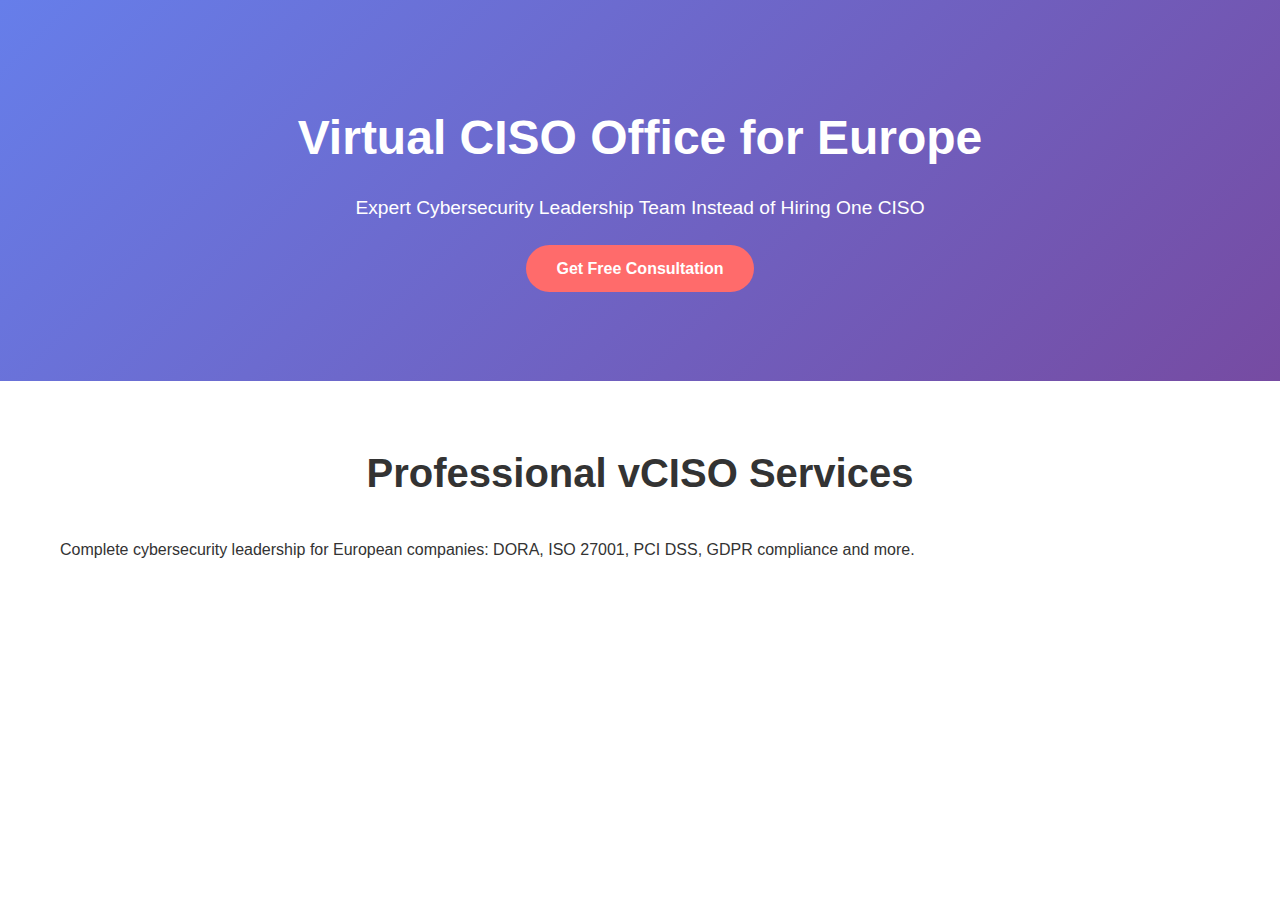
<file: index-basic.html>
<!DOCTYPE html>
<html lang="en">
<head>
    <meta charset="UTF-8">
    <meta name="viewport" content="width=device-width, initial-scale=1.0">
    <title>vCISO-EU | Virtual CISO Office for Europe</title>
    <style>
        * { margin: 0; padding: 0; box-sizing: border-box; }
        body { font-family: 'Segoe UI', sans-serif; line-height: 1.6; color: #333; }
        .container { max-width: 1200px; margin: 0 auto; padding: 0 20px; }
        .hero { background: linear-gradient(135deg, #667eea 0%, #764ba2 100%); color: white; padding: 100px 0; text-align: center; }
        .hero h1 { font-size: 3rem; margin-bottom: 1rem; }
        .hero p { font-size: 1.2rem; margin-bottom: 2rem; }
        .cta-button { background: #ff6b6b; color: white; padding: 15px 30px; text-decoration: none; border-radius: 50px; font-weight: bold; }
        .section { padding: 60px 0; }
        .section-title { text-align: center; font-size: 2.5rem; margin-bottom: 2rem; }
    </style>
</head>
<body>
    <div class="hero">
        <div class="container">
            <h1>Virtual CISO Office for Europe</h1>
            <p>Expert Cybersecurity Leadership Team Instead of Hiring One CISO</p>
            <a href="#contact" class="cta-button">Get Free Consultation</a>
        </div>
    </div>
    
    <div class="section">
        <div class="container">
            <h2 class="section-title">Professional vCISO Services</h2>
            <p>Complete cybersecurity leadership for European companies: DORA, ISO 27001, PCI DSS, GDPR compliance and more.</p>
        </div>
    </div>
</body>
</html>
</file>
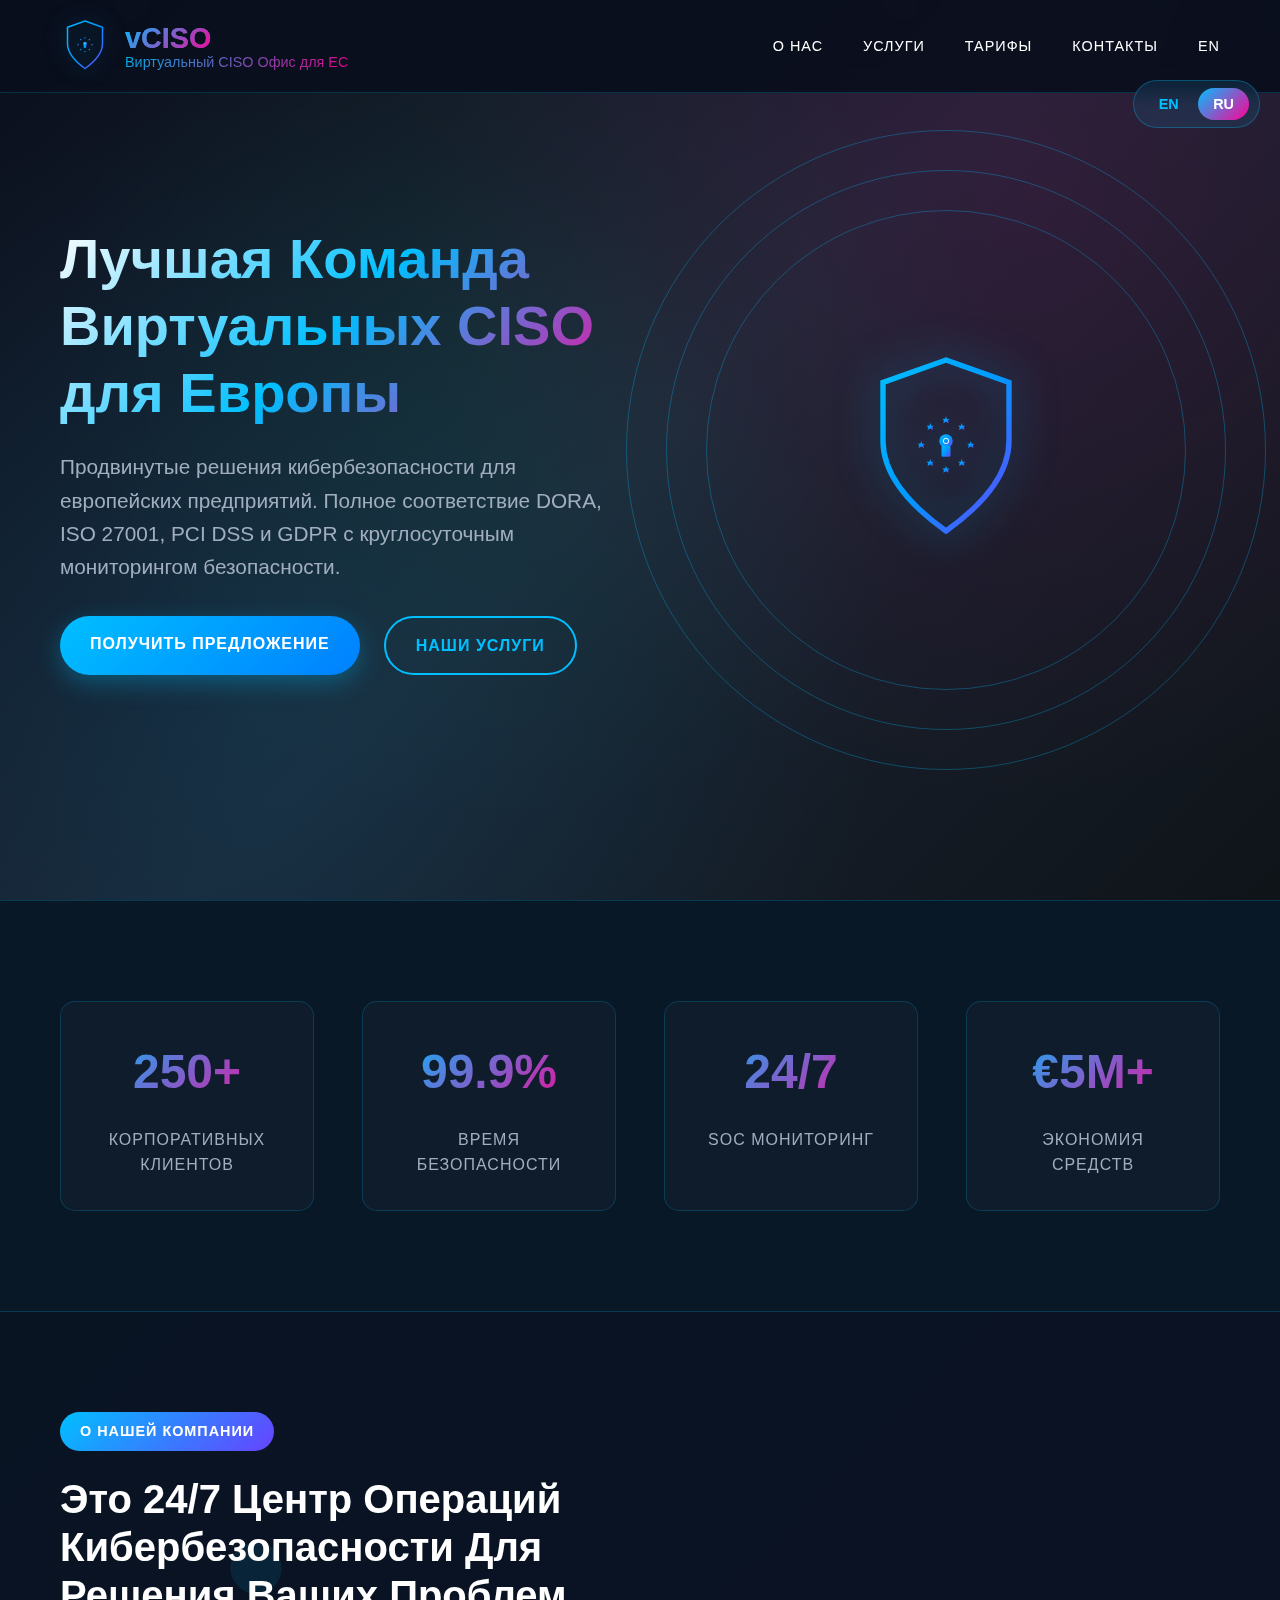
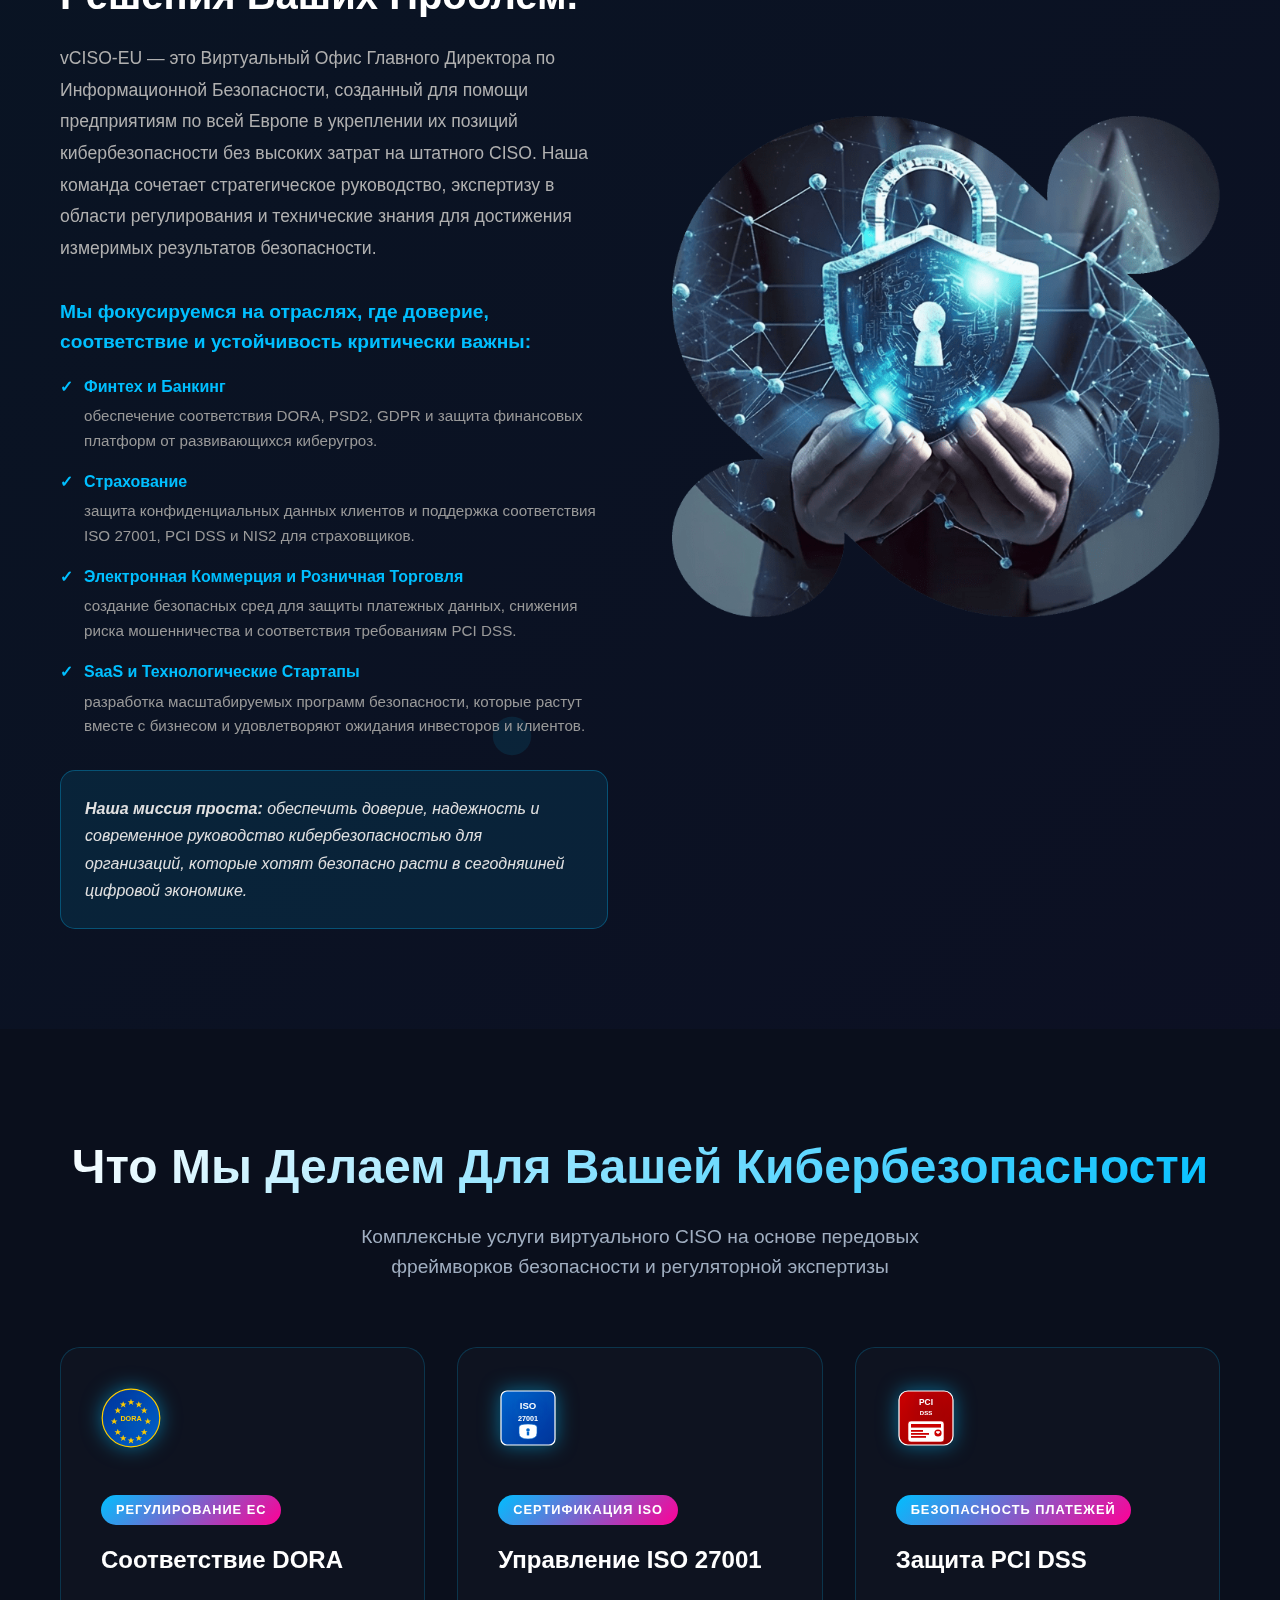
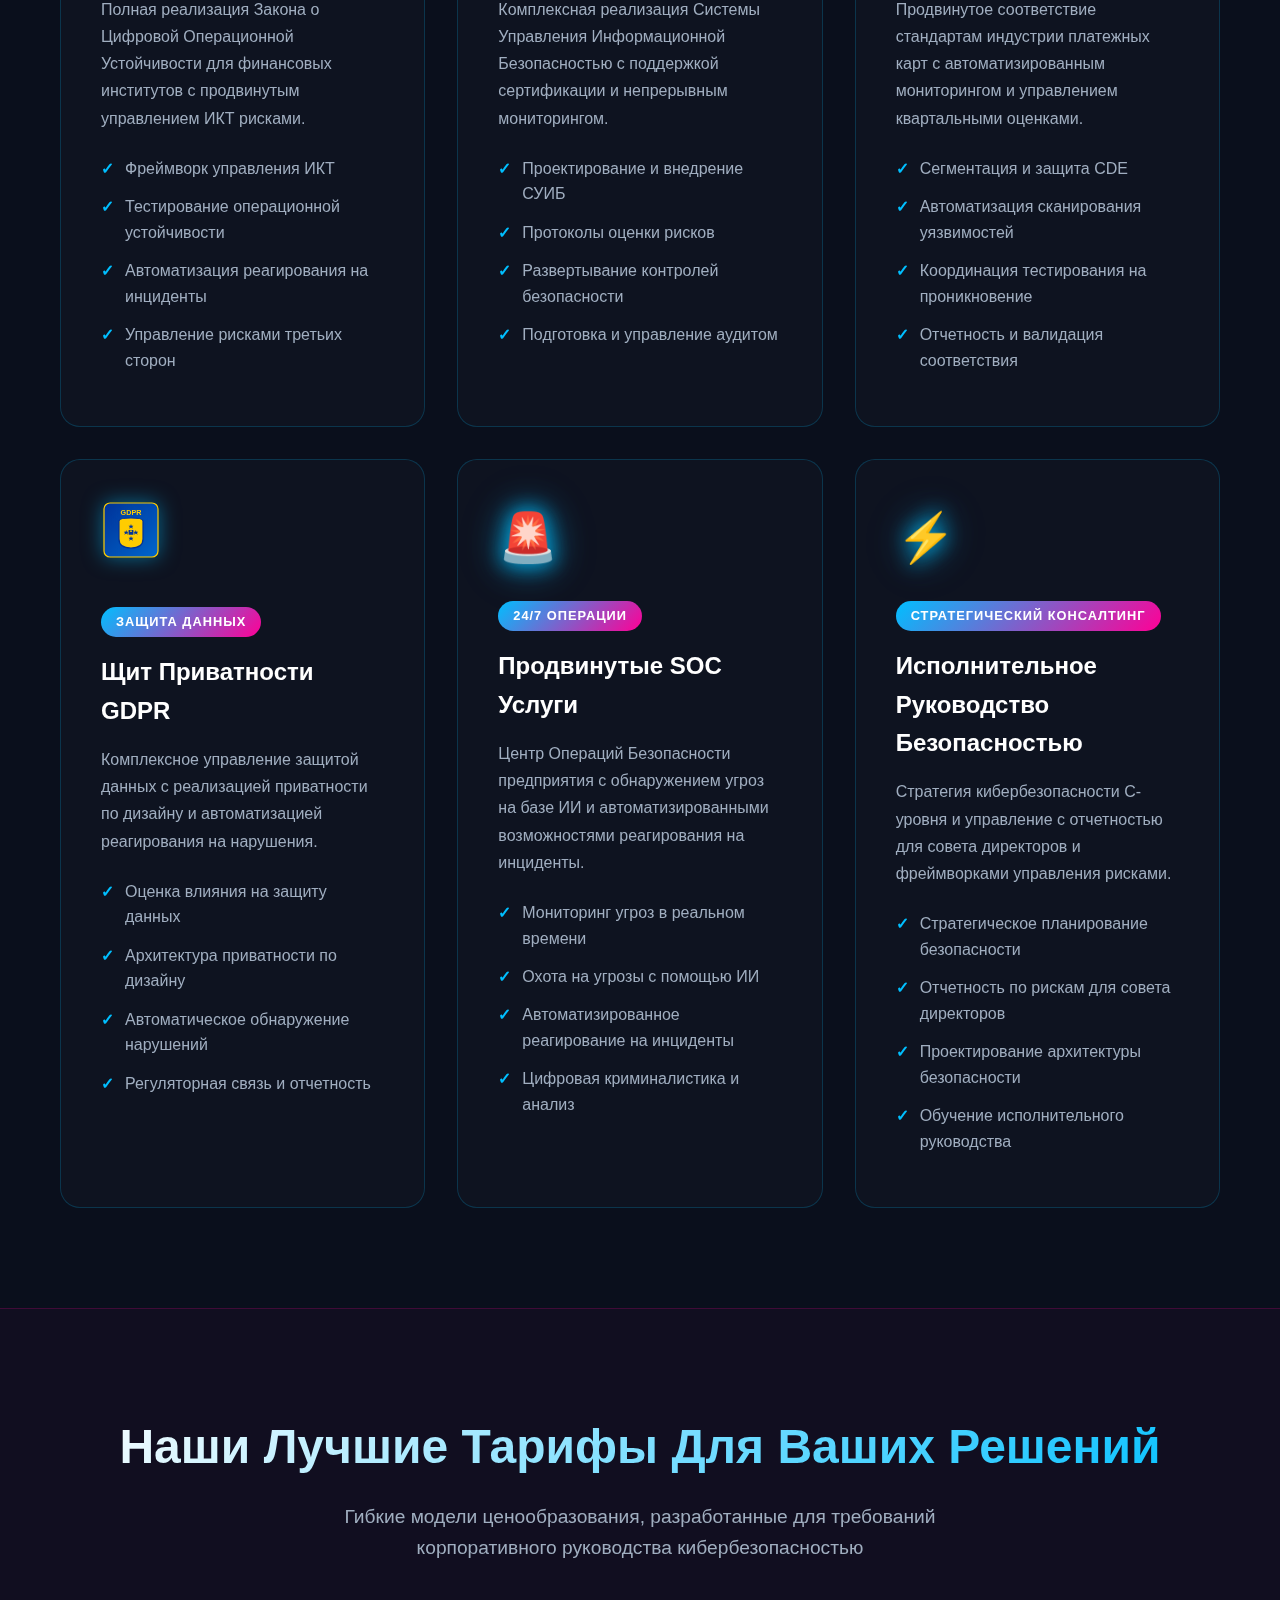
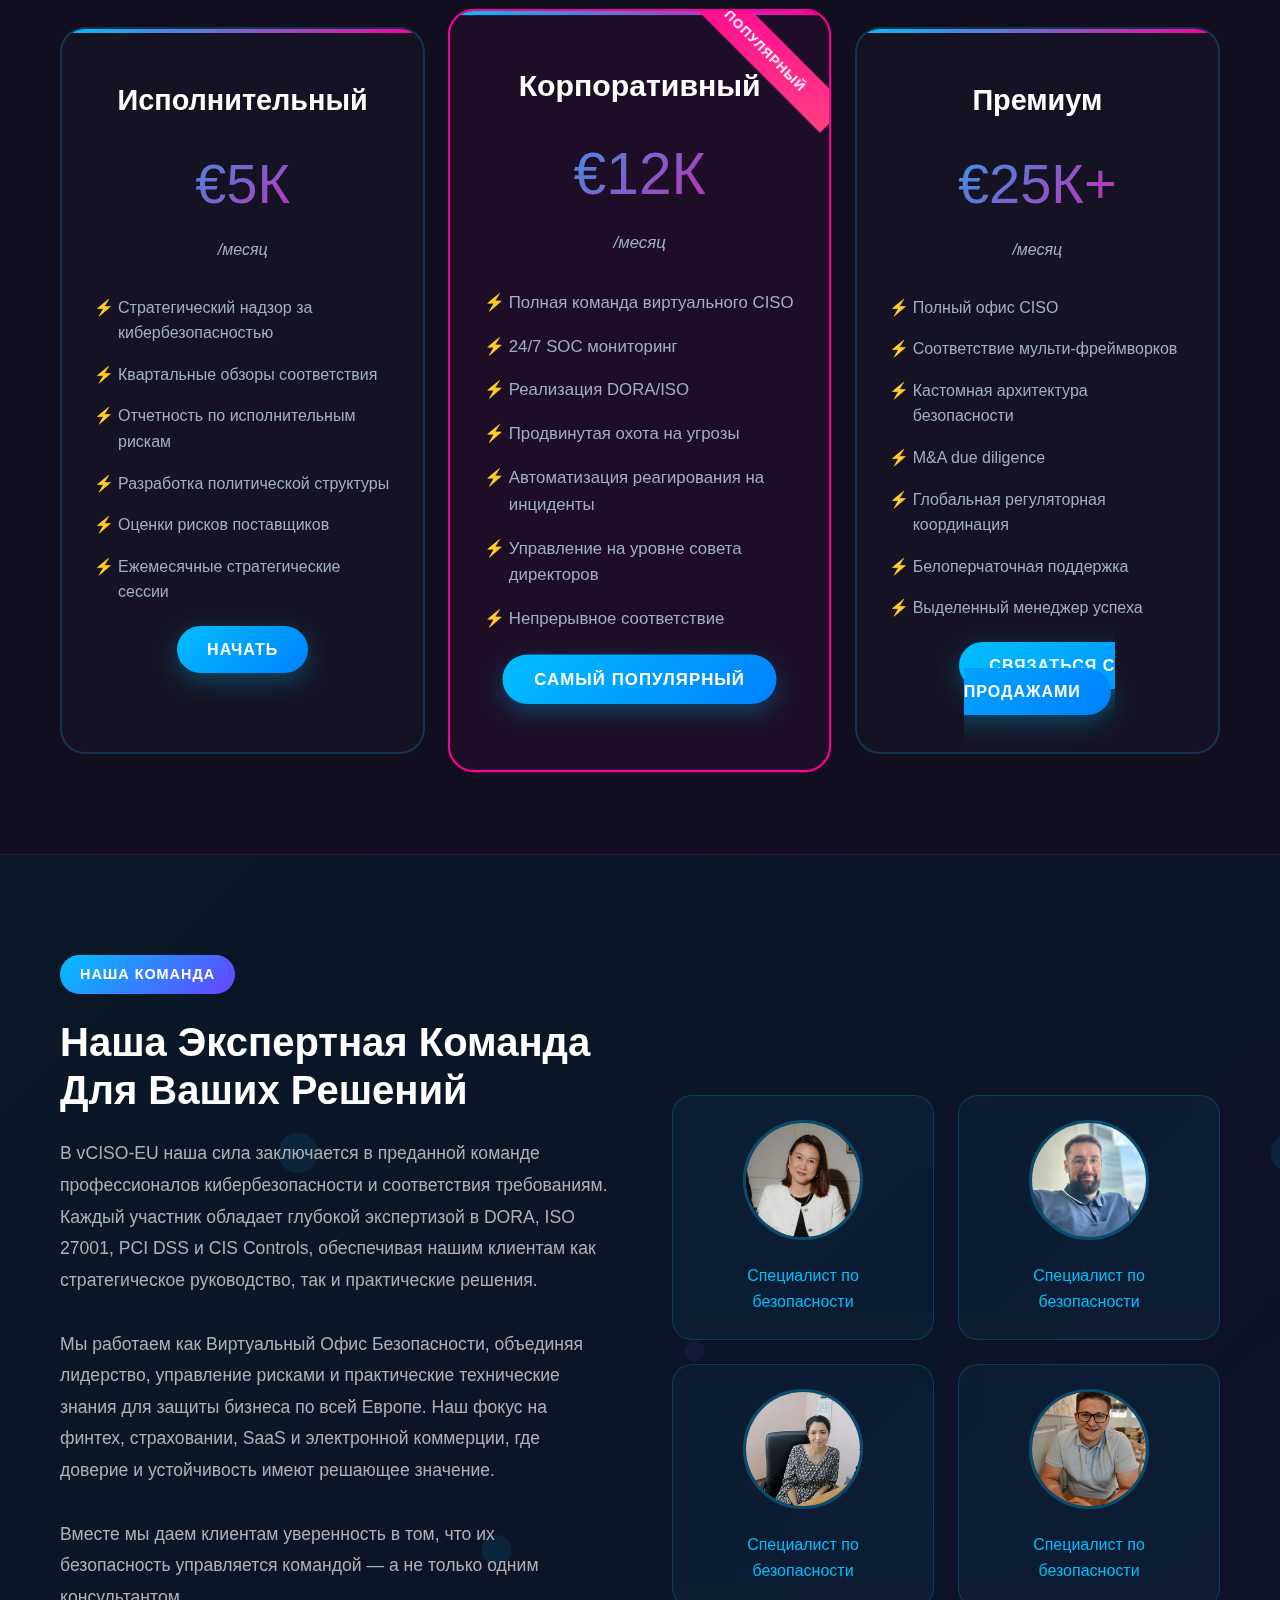
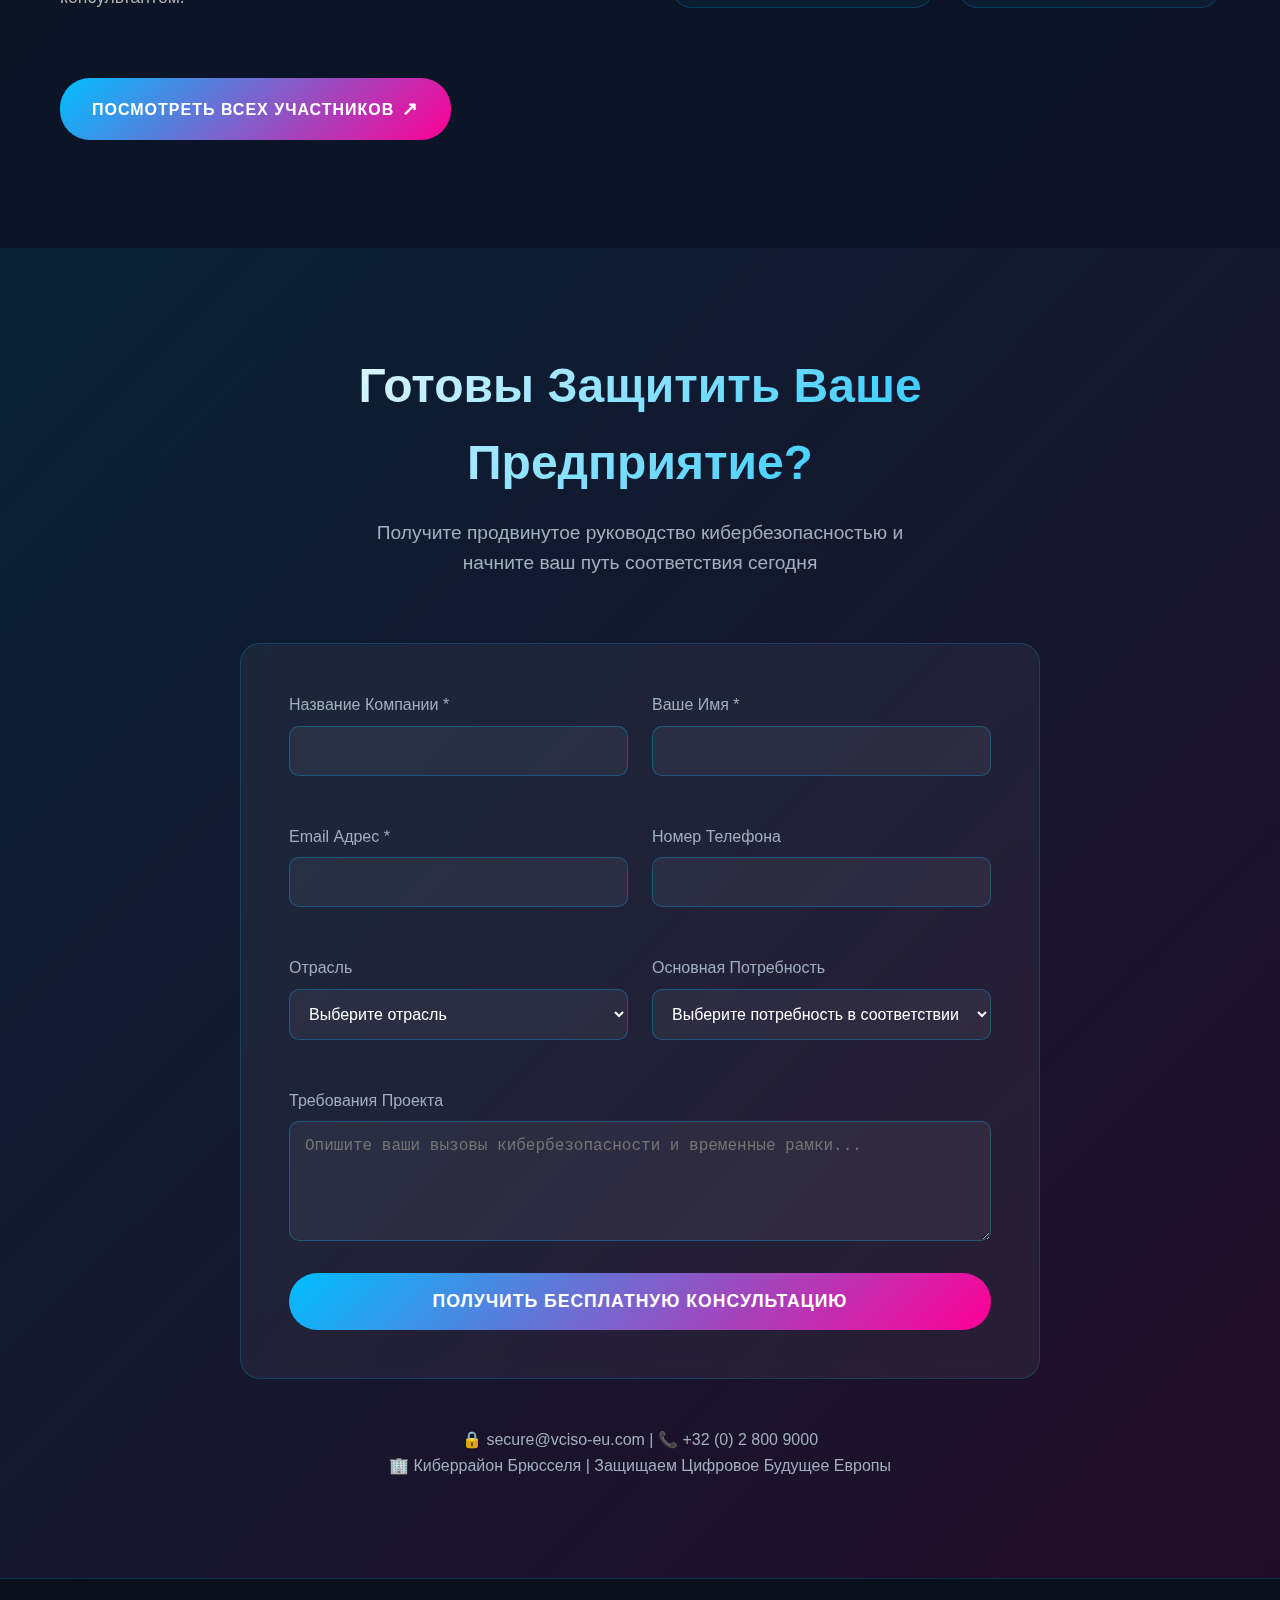
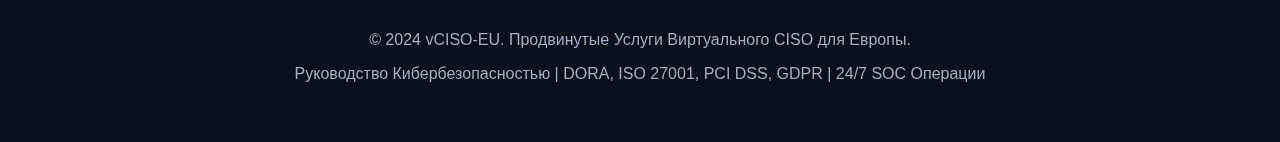
<file: index-ru.html>
<!DOCTYPE html>
<html lang="ru">
<head>
    <meta charset="UTF-8">
    <meta name="viewport" content="width=device-width, initial-scale=1.0">
    <title>vCISO-EU | Виртуальный CISO Офис для Европы | Продвинутые решения кибербезопасности</title>
    <meta name="description" content="Продвинутые услуги виртуального CISO для европейских предприятий. Профессиональное руководство кибербезопасностью: DORA, ISO 27001, PCI DSS, GDPR.">
    
    <style>
        * {
            margin: 0;
            padding: 0;
            box-sizing: border-box;
        }

        html {
            scroll-behavior: smooth;
        }

        body {
            font-family: 'Arial', 'Helvetica', sans-serif;
            line-height: 1.6;
            color: #ffffff;
            background: #0a0f1c;
            overflow-x: hidden;
        }

        .container {
            max-width: 1200px;
            margin: 0 auto;
            padding: 0 20px;
        }

        /* Language Switcher */
        .lang-switcher {
            position: fixed;
            top: 80px;
            right: 20px;
            z-index: 1001;
            background: rgba(0, 191, 255, 0.1);
            border: 1px solid rgba(0, 191, 255, 0.3);
            border-radius: 25px;
            padding: 10px;
            backdrop-filter: blur(10px);
        }

        .lang-switcher a {
            color: #00bfff;
            text-decoration: none;
            padding: 8px 15px;
            border-radius: 20px;
            transition: all 0.3s;
            font-weight: 600;
            text-transform: uppercase;
            font-size: 0.9rem;
        }

        .lang-switcher a:hover {
            background: #00bfff;
            color: #0a0f1c;
        }

        .lang-switcher a.active {
            background: linear-gradient(135deg, #00bfff, #ff0096);
            color: white;
        }

        /* Animated Background */
        .bg-animation {
            position: fixed;
            top: 0;
            left: 0;
            width: 100%;
            height: 100%;
            z-index: -1;
            background: linear-gradient(135deg, #0a0f1c 0%, #1a2332 50%, #0f1419 100%);
        }

        .bg-animation::before {
            content: '';
            position: absolute;
            top: 0;
            left: 0;
            width: 100%;
            height: 100%;
            background-image: 
                radial-gradient(circle at 20% 80%, rgba(0, 191, 255, 0.1) 0%, transparent 50%),
                radial-gradient(circle at 80% 20%, rgba(255, 0, 150, 0.1) 0%, transparent 50%),
                radial-gradient(circle at 40% 40%, rgba(0, 255, 135, 0.05) 0%, transparent 50%);
            animation: float 6s ease-in-out infinite;
        }

        @keyframes float {
            0%, 100% { transform: translateY(0px) rotate(0deg); }
            50% { transform: translateY(-20px) rotate(2deg); }
        }

        /* Header */
        .header {
            background: rgba(10, 15, 28, 0.95);
            backdrop-filter: blur(10px);
            border-bottom: 1px solid rgba(0, 191, 255, 0.2);
            padding: 1rem 0;
            position: fixed;
            width: 100%;
            top: 0;
            z-index: 1000;
            transition: all 0.3s ease;
        }

        .nav {
            display: flex;
            justify-content: space-between;
            align-items: center;
        }

        .logo {
            font-size: 2rem;
            font-weight: bold;
            background: linear-gradient(135deg, #00bfff 0%, #ff0096 100%);
            -webkit-background-clip: text;
            -webkit-text-fill-color: transparent;
            background-clip: text;
        }

        .nav-links {
            display: flex;
            list-style: none;
            gap: 2.5rem;
        }

        .nav-links a {
            color: #ffffff;
            text-decoration: none;
            font-weight: 500;
            transition: all 0.3s;
            position: relative;
            text-transform: uppercase;
            letter-spacing: 1px;
            font-size: 0.9rem;
        }

        .nav-links a:hover {
            color: #00bfff;
        }

        .nav-links a::after {
            content: '';
            position: absolute;
            bottom: -5px;
            left: 0;
            width: 0;
            height: 2px;
            background: linear-gradient(90deg, #00bfff, #ff0096);
            transition: width 0.3s;
        }

        .nav-links a:hover::after {
            width: 100%;
        }

        /* Hero Section */
        .hero {
            min-height: 100vh;
            display: flex;
            align-items: center;
            position: relative;
            overflow: hidden;
        }

        .hero-content {
            display: grid;
            grid-template-columns: 1fr 1fr;
            gap: 4rem;
            align-items: center;
            z-index: 2;
        }

        .hero-text h1 {
            font-size: 3.5rem;
            font-weight: 700;
            margin-bottom: 1.5rem;
            background: linear-gradient(135deg, #ffffff 0%, #00bfff 50%, #ff0096 100%);
            -webkit-background-clip: text;
            -webkit-text-fill-color: transparent;
            background-clip: text;
            line-height: 1.2;
        }

        .hero-text .subtitle {
            font-size: 1.3rem;
            color: #a0aec0;
            margin-bottom: 2rem;
            line-height: 1.6;
        }

        .hero-buttons {
            display: flex;
            gap: 1.5rem;
            margin-top: 2rem;
        }

        .btn-primary {
            background: linear-gradient(135deg, #00bfff 0%, #0080ff 100%);
            color: white;
            padding: 15px 30px;
            border: none;
            border-radius: 50px;
            font-weight: 600;
            text-decoration: none;
            transition: all 0.3s;
            box-shadow: 0 8px 25px rgba(0, 191, 255, 0.3);
            text-transform: uppercase;
            letter-spacing: 1px;
        }

        .btn-primary:hover {
            transform: translateY(-2px);
            box-shadow: 0 12px 35px rgba(0, 191, 255, 0.4);
        }

        .btn-secondary {
            background: transparent;
            color: #00bfff;
            padding: 15px 30px;
            border: 2px solid #00bfff;
            border-radius: 50px;
            font-weight: 600;
            text-decoration: none;
            transition: all 0.3s;
            text-transform: uppercase;
            letter-spacing: 1px;
        }

        .btn-secondary:hover {
            background: #00bfff;
            color: #0a0f1c;
        }

        /* Hero Visual */
        .hero-visual {
            position: relative;
            display: flex;
            justify-content: center;
            align-items: center;
        }

        .shield-container {
            position: relative;
            width: 400px;
            height: 400px;
        }

        .shield {
            width: 100%;
            height: 100%;
            background: transparent;
            border: none;
            border-radius: 50%;
            display: flex;
            align-items: center;
            justify-content: center;
            position: relative;
            animation: pulse 3s ease-in-out infinite;
        }

        .shield-logo {
            position: absolute;
            top: 50%;
            left: 50%;
            transform: translate(-50%, -50%);
            width: 216px;
            height: 216px;
            display: flex;
            align-items: center;
            justify-content: center;
            filter: drop-shadow(0 0 20px rgba(0, 191, 255, 0.6));
            animation: shield-float 3s ease-in-out infinite;
            z-index: 10;
        }

        .shield-logo svg {
            width: 100%;
            height: 100%;
            animation: logo-glow 2s ease-in-out infinite alternate;
        }

        @keyframes shield-float {
            0%, 100% {
                transform: translate(-50%, -50%) scale(1) rotate(0deg);
            }
            50% {
                transform: translate(-50%, -55%) scale(1.03) rotate(1deg);
            }
        }

        @keyframes logo-glow {
            0% {
                filter: drop-shadow(0 0 15px rgba(0, 191, 255, 0.5));
            }
            100% {
                filter: drop-shadow(0 0 25px rgba(0, 191, 255, 0.8)) drop-shadow(0 0 35px rgba(0, 128, 255, 0.4));
            }
        }


        .orbit {
            position: absolute;
            border: 1px solid rgba(0, 191, 255, 0.3);
            border-radius: 50%;
            animation: rotate 20s linear infinite;
        }

        .orbit-1 { width: 120%; height: 120%; }
        .orbit-2 { width: 140%; height: 140%; animation-duration: 30s; }
        .orbit-3 { width: 160%; height: 160%; animation-duration: 40s; }

        @keyframes pulse {
            0%, 100% { transform: scale(1); }
            50% { transform: scale(1.05); }
        }

        @keyframes rotate {
            from { transform: rotate(0deg); }
            to { transform: rotate(360deg); }
        }

        /* Stats Section */
        .stats {
            padding: 100px 0;
            background: rgba(0, 191, 255, 0.05);
            border-top: 1px solid rgba(0, 191, 255, 0.2);
            border-bottom: 1px solid rgba(0, 191, 255, 0.2);
        }

        .stats-grid {
            display: grid;
            grid-template-columns: repeat(auto-fit, minmax(250px, 1fr));
            gap: 3rem;
            text-align: center;
        }

        .stat-item {
            padding: 2rem;
            background: rgba(255, 255, 255, 0.02);
            border-radius: 15px;
            border: 1px solid rgba(0, 191, 255, 0.2);
            transition: all 0.3s;
        }

        .stat-item:hover {
            transform: translateY(-10px);
            background: rgba(0, 191, 255, 0.1);
            box-shadow: 0 20px 40px rgba(0, 191, 255, 0.2);
        }

        .stat-number {
            font-size: 3rem;
            font-weight: bold;
            background: linear-gradient(135deg, #00bfff 0%, #ff0096 100%);
            -webkit-background-clip: text;
            -webkit-text-fill-color: transparent;
            background-clip: text;
            margin-bottom: 1rem;
        }

        .stat-label {
            color: #a0aec0;
            text-transform: uppercase;
            letter-spacing: 1px;
            font-weight: 500;
        }

        /* About Company Section */
        .about-company {
            padding: 100px 0;
            background: linear-gradient(135deg, rgba(0, 191, 255, 0.03) 0%, rgba(102, 68, 255, 0.03) 100%);
            position: relative;
            overflow: hidden;
        }

        .about-company::before {
            content: '';
            position: absolute;
            top: 0;
            left: 0;
            right: 0;
            bottom: 0;
            background: url('data:image/svg+xml,<svg xmlns="http://www.w3.org/2000/svg" viewBox="0 0 100 100"><circle cx="20" cy="20" r="2" fill="rgba(0,191,255,0.1)"/><circle cx="80" cy="40" r="1" fill="rgba(102,68,255,0.1)"/><circle cx="40" cy="80" r="1.5" fill="rgba(0,191,255,0.1)"/></svg>') repeat;
            animation: float 20s ease-in-out infinite;
        }

        .about-content {
            display: grid;
            grid-template-columns: 1fr 1fr;
            gap: 4rem;
            align-items: center;
            position: relative;
            z-index: 2;
        }

        .about-text {
            color: #e0e0e0;
        }

        .about-badge {
            display: inline-block;
            background: linear-gradient(135deg, #00bfff, #6644ff);
            color: white;
            padding: 8px 20px;
            border-radius: 25px;
            font-size: 0.9rem;
            font-weight: 600;
            text-transform: uppercase;
            letter-spacing: 1px;
            margin-bottom: 1.5rem;
        }

        .about-title {
            font-size: 2.5rem;
            font-weight: bold;
            color: white;
            margin-bottom: 1.5rem;
            line-height: 1.2;
        }

        .about-description {
            font-size: 1.1rem;
            line-height: 1.8;
            margin-bottom: 2rem;
            color: #b0b0b0;
        }

        .about-industries {
            margin-bottom: 2rem;
        }

        .about-industries h4 {
            color: #00bfff;
            font-size: 1.2rem;
            margin-bottom: 1rem;
            font-weight: 600;
        }

        .industry-item {
            margin-bottom: 1rem;
            padding-left: 1.5rem;
            position: relative;
        }

        .industry-item::before {
            content: '✓';
            position: absolute;
            left: 0;
            color: #00bfff;
            font-weight: bold;
        }

        .industry-name {
            font-weight: 600;
            color: #00bfff;
            margin-bottom: 0.3rem;
        }

        .industry-desc {
            color: #999;
            font-size: 0.95rem;
            line-height: 1.6;
        }

        .about-mission {
            background: rgba(0, 191, 255, 0.1);
            border: 1px solid rgba(0, 191, 255, 0.3);
            border-radius: 15px;
            padding: 1.5rem;
            font-style: italic;
            color: #e0e0e0;
            line-height: 1.7;
        }

        .about-visual {
            position: relative;
            display: flex;
            justify-content: center;
            align-items: center;
        }

        .about-image {
            width: 100%;
            max-width: 500px;
            border-radius: 20px;
            box-shadow: 0 20px 60px rgba(0, 191, 255, 0.3);
            border: 2px solid rgba(0, 191, 255, 0.2);
        }

        @media (max-width: 992px) {
            .about-content {
                grid-template-columns: 1fr;
                gap: 3rem;
            }
            
            .about-title {
                font-size: 2rem;
            }
        }

        /* Team Section */
        .team-section {
            padding: 100px 0;
            background: linear-gradient(135deg, rgba(0, 191, 255, 0.05) 0%, rgba(102, 68, 255, 0.05) 100%);
            position: relative;
            overflow: hidden;
        }

        .team-section::before {
            content: '';
            position: absolute;
            top: 0;
            left: 0;
            right: 0;
            bottom: 0;
            background: url('data:image/svg+xml,<svg xmlns="http://www.w3.org/2000/svg" viewBox="0 0 100 100"><circle cx="30" cy="30" r="2" fill="rgba(0,191,255,0.1)"/><circle cx="70" cy="50" r="1" fill="rgba(102,68,255,0.1)"/><circle cx="50" cy="70" r="1.5" fill="rgba(0,191,255,0.1)"/></svg>') repeat;
            animation: float 25s ease-in-out infinite;
        }

        .team-content {
            display: grid;
            grid-template-columns: 1fr 1fr;
            gap: 4rem;
            align-items: center;
            position: relative;
            z-index: 2;
        }

        .team-text {
            color: #e0e0e0;
        }

        .team-badge {
            display: inline-block;
            background: linear-gradient(135deg, #00bfff, #6644ff);
            color: white;
            padding: 8px 20px;
            border-radius: 25px;
            font-size: 0.9rem;
            font-weight: 600;
            text-transform: uppercase;
            letter-spacing: 1px;
            margin-bottom: 1.5rem;
        }

        .team-title {
            font-size: 2.5rem;
            font-weight: bold;
            color: white;
            margin-bottom: 1.5rem;
            line-height: 1.2;
        }

        .team-description {
            font-size: 1.1rem;
            line-height: 1.8;
            margin-bottom: 2rem;
            color: #b0b0b0;
        }

        .team-grid {
            display: grid;
            grid-template-columns: 1fr 1fr;
            gap: 1.5rem;
        }

        .team-member {
            background: rgba(0, 191, 255, 0.05);
            border: 1px solid rgba(0, 191, 255, 0.2);
            border-radius: 20px;
            padding: 1.5rem;
            text-align: center;
            transition: all 0.3s ease;
            backdrop-filter: blur(10px);
            position: relative;
            overflow: hidden;
        }

        .team-member::before {
            content: '';
            position: absolute;
            top: 0;
            left: -100%;
            width: 100%;
            height: 100%;
            background: linear-gradient(90deg, transparent, rgba(0, 191, 255, 0.1), transparent);
            transition: left 0.5s;
        }

        .team-member:hover::before {
            left: 100%;
        }

        .team-member:hover {
            transform: translateY(-5px);
            border-color: rgba(0, 191, 255, 0.5);
            box-shadow: 0 15px 40px rgba(0, 191, 255, 0.2);
        }

        .team-member img {
            width: 120px;
            height: 120px;
            border-radius: 50%;
            object-fit: cover;
            margin-bottom: 1rem;
            border: 3px solid rgba(0, 191, 255, 0.3);
            transition: all 0.3s ease;
            position: relative;
            z-index: 2;
        }

        .team-member:hover img {
            border-color: rgba(0, 191, 255, 0.8);
            box-shadow: 0 0 25px rgba(0, 191, 255, 0.4);
            transform: scale(1.05);
        }

        .team-member-name {
            font-size: 1.3rem;
            font-weight: bold;
            color: #ffffff;
            margin-bottom: 0.5rem;
            position: relative;
            z-index: 2;
        }

        .team-member-role {
            font-size: 1rem;
            color: #00bfff;
            font-weight: 500;
            position: relative;
            z-index: 2;
        }

        .view-all-btn {
            display: inline-block;
            background: linear-gradient(135deg, #00bfff 0%, #ff0096 100%);
            color: white;
            padding: 1rem 2rem;
            border-radius: 30px;
            text-decoration: none;
            font-weight: 600;
            text-transform: uppercase;
            letter-spacing: 1px;
            transition: all 0.3s ease;
            margin-top: 2rem;
            position: relative;
            overflow: hidden;
        }

        .view-all-btn:hover {
            transform: translateY(-2px);
            box-shadow: 0 10px 25px rgba(0, 191, 255, 0.3);
        }

        .view-all-btn::after {
            content: '↗';
            margin-left: 0.5rem;
            font-size: 1.2rem;
        }

        @media (max-width: 992px) {
            .team-content {
                grid-template-columns: 1fr;
                gap: 3rem;
            }
            
            .team-grid {
                grid-template-columns: 1fr 1fr;
                gap: 1rem;
            }
        }

        @media (max-width: 768px) {
            .team-content {
                grid-template-columns: 1fr;
                gap: 3rem;
            }
            
            .team-grid {
                grid-template-columns: 1fr;
                gap: 1.5rem;
            }
            
            .team-title {
                font-size: 2rem;
            }
        }

        /* Services Section */
        .services {
            padding: 100px 0;
        }

        .section-title {
            text-align: center;
            font-size: 3rem;
            font-weight: 700;
            margin-bottom: 1rem;
            background: linear-gradient(135deg, #ffffff 0%, #00bfff 100%);
            -webkit-background-clip: text;
            -webkit-text-fill-color: transparent;
            background-clip: text;
        }

        .section-subtitle {
            text-align: center;
            color: #a0aec0;
            font-size: 1.2rem;
            margin-bottom: 4rem;
            max-width: 600px;
            margin-left: auto;
            margin-right: auto;
        }

        .services-grid {
            display: grid;
            grid-template-columns: repeat(auto-fit, minmax(350px, 1fr));
            gap: 2rem;
        }

        .service-card {
            background: rgba(255, 255, 255, 0.02);
            border: 1px solid rgba(0, 191, 255, 0.2);
            border-radius: 20px;
            padding: 2.5rem;
            transition: all 0.3s;
            position: relative;
            overflow: hidden;
        }

        .service-card::before {
            content: '';
            position: absolute;
            top: 0;
            left: -100%;
            width: 100%;
            height: 100%;
            background: linear-gradient(90deg, transparent, rgba(0, 191, 255, 0.1), transparent);
            transition: all 0.5s;
        }

        .service-card:hover::before {
            left: 100%;
        }

        .service-card:hover {
            transform: translateY(-10px);
            border-color: #00bfff;
            box-shadow: 0 20px 40px rgba(0, 191, 255, 0.2);
        }

        .service-icon {
            font-size: 3rem;
            margin-bottom: 1.5rem;
            color: #00bfff;
            text-shadow: 0 0 20px rgba(0, 191, 255, 0.6), 0 0 40px rgba(0, 191, 255, 0.4);
            filter: drop-shadow(0 0 10px rgba(0, 191, 255, 0.5));
            animation: icon-pulse 3s ease-in-out infinite alternate;
        }

        @keyframes icon-pulse {
            0% {
                text-shadow: 0 0 20px rgba(0, 191, 255, 0.6);
                transform: scale(1);
            }
            100% {
                text-shadow: 0 0 30px rgba(0, 191, 255, 0.8), 0 0 50px rgba(0, 191, 255, 0.6);
                transform: scale(1.05);
            }
        }

        .service-card h3 {
            font-size: 1.5rem;
            margin-bottom: 1rem;
            color: #ffffff;
        }

        .service-card .compliance-tag {
            display: inline-block;
            background: linear-gradient(135deg, #00bfff 0%, #ff0096 100%);
            color: white;
            padding: 5px 15px;
            border-radius: 20px;
            font-size: 0.8rem;
            font-weight: 600;
            margin-bottom: 1rem;
            text-transform: uppercase;
            letter-spacing: 1px;
        }

        .service-card p {
            color: #a0aec0;
            line-height: 1.7;
            margin-bottom: 1.5rem;
        }

        .service-features {
            list-style: none;
        }

        .service-features li {
            color: #a0aec0;
            margin-bottom: 0.8rem;
            padding-left: 1.5rem;
            position: relative;
        }

        .service-features li::before {
            content: '✓';
            position: absolute;
            left: 0;
            color: #00bfff;
            font-weight: bold;
        }

        /* Pricing Section */
        .pricing {
            padding: 100px 0;
            background: rgba(255, 0, 150, 0.03);
            border-top: 1px solid rgba(255, 0, 150, 0.2);
            border-bottom: 1px solid rgba(255, 0, 150, 0.2);
        }

        .pricing-grid {
            display: grid;
            grid-template-columns: repeat(3, 1fr);
            gap: 2rem;
            max-width: 1200px;
            margin: 0 auto;
        }
        
        @media (max-width: 992px) {
            .pricing-grid {
                grid-template-columns: 1fr;
                gap: 1.5rem;
            }
        }

        .pricing-card {
            background: rgba(255, 255, 255, 0.02);
            border: 2px solid rgba(0, 191, 255, 0.2);
            border-radius: 25px;
            padding: 3rem 2rem;
            text-align: center;
            position: relative;
            transition: all 0.3s;
            overflow: hidden;
        }

        .pricing-card::before {
            content: '';
            position: absolute;
            top: 0;
            left: 0;
            right: 0;
            height: 4px;
            background: linear-gradient(90deg, #00bfff, #ff0096);
        }

        .pricing-card.popular {
            transform: scale(1.05);
            border-color: #ff0096;
            background: rgba(255, 0, 150, 0.05);
        }

        .pricing-card.popular::after {
            content: 'ПОПУЛЯРНЫЙ';
            position: absolute;
            top: 20px;
            right: -30px;
            background: linear-gradient(135deg, #ff0096, #ff4081);
            color: white;
            padding: 8px 40px;
            font-size: 0.8rem;
            font-weight: bold;
            transform: rotate(45deg);
            letter-spacing: 1px;
        }

        .pricing-card:hover {
            transform: translateY(-10px);
            border-color: #00bfff;
            box-shadow: 0 20px 50px rgba(0, 191, 255, 0.3);
        }

        .plan-name {
            font-size: 1.8rem;
            font-weight: bold;
            margin-bottom: 1rem;
            color: #ffffff;
        }

        .plan-price {
            font-size: 3.5rem;
            font-weight: 300;
            background: linear-gradient(135deg, #00bfff 0%, #ff0096 100%);
            -webkit-background-clip: text;
            -webkit-text-fill-color: transparent;
            background-clip: text;
            margin-bottom: 0.5rem;
        }

        .plan-period {
            color: #a0aec0;
            margin-bottom: 2rem;
            font-style: italic;
        }

        .plan-features {
            list-style: none;
            margin-bottom: 2rem;
            text-align: left;
        }

        .plan-features li {
            color: #a0aec0;
            margin-bottom: 1rem;
            padding-left: 1.5rem;
            position: relative;
        }

        .plan-features li::before {
            content: '⚡';
            position: absolute;
            left: 0;
            color: #00bfff;
        }

        /* Contact Section */
        .contact {
            padding: 100px 0;
            background: linear-gradient(135deg, rgba(0, 191, 255, 0.1) 0%, rgba(255, 0, 150, 0.1) 100%);
        }

        .contact-content {
            max-width: 800px;
            margin: 0 auto;
            text-align: center;
        }

        .contact-form {
            background: rgba(255, 255, 255, 0.05);
            backdrop-filter: blur(10px);
            border: 1px solid rgba(0, 191, 255, 0.2);
            border-radius: 20px;
            padding: 3rem;
            margin-top: 3rem;
        }

        .form-row {
            display: grid;
            grid-template-columns: 1fr 1fr;
            gap: 1.5rem;
            margin-bottom: 1.5rem;
        }

        .form-group {
            margin-bottom: 1.5rem;
        }

        .form-group label {
            display: block;
            margin-bottom: 0.5rem;
            color: #a0aec0;
            font-weight: 500;
            text-align: left;
        }

        .form-group input,
        .form-group select,
        .form-group textarea {
            width: 100%;
            padding: 15px;
            background: rgba(255, 255, 255, 0.05);
            border: 1px solid rgba(0, 191, 255, 0.3);
            border-radius: 10px;
            color: #ffffff;
            font-size: 1rem;
            transition: all 0.3s;
        }

        .form-group input:focus,
        .form-group select:focus,
        .form-group textarea:focus {
            outline: none;
            border-color: #00bfff;
            box-shadow: 0 0 20px rgba(0, 191, 255, 0.3);
            background: rgba(255, 255, 255, 0.1);
        }

        .form-group textarea {
            height: 120px;
            resize: vertical;
        }

        .submit-btn {
            background: linear-gradient(135deg, #00bfff 0%, #ff0096 100%);
            color: white;
            padding: 18px 50px;
            border: none;
            border-radius: 50px;
            font-size: 1.1rem;
            font-weight: 600;
            cursor: pointer;
            transition: all 0.3s;
            text-transform: uppercase;
            letter-spacing: 1px;
            width: 100%;
        }

        .submit-btn:hover {
            transform: translateY(-2px);
            box-shadow: 0 15px 35px rgba(0, 191, 255, 0.4);
        }

        /* Footer */
        .footer {
            background: #0a0f1c;
            border-top: 1px solid rgba(0, 191, 255, 0.2);
            padding: 3rem 0;
            text-align: center;
        }

        .footer p {
            color: #a0aec0;
            margin-bottom: 0.5rem;
        }

        /* Responsive */
        @media (max-width: 768px) {
            .hero-content {
                grid-template-columns: 1fr;
                text-align: center;
            }
            
            .hero-text h1 {
                font-size: 2.5rem;
            }

            .nav-links {
                display: none;
            }

            .pricing-card.popular {
                transform: none;
            }

            .form-row {
                grid-template-columns: 1fr;
            }

            .shield-container {
                width: 300px;
                height: 300px;
            }
        }

        /* Particle Effects */
        .particles {
            position: absolute;
            top: 0;
            left: 0;
            width: 100%;
            height: 100%;
            overflow: hidden;
            z-index: 1;
        }

        .particle {
            position: absolute;
            width: 4px;
            height: 4px;
            background: #00bfff;
            border-radius: 50%;
            animation: float-particle 10s infinite linear;
            opacity: 0.7;
        }

        .particle:nth-child(2n) { background: #ff0096; }
        .particle:nth-child(3n) { background: #00ff87; }

        @keyframes float-particle {
            0% {
                transform: translateY(100vh) translateX(0);
                opacity: 0;
            }
            10% {
                opacity: 0.7;
            }
            90% {
                opacity: 0.7;
            }
            100% {
                transform: translateY(-100px) translateX(100px);
                opacity: 0;
            }
        }
    </style>
</head>
<body>
    <!-- Animated Background -->
    <div class="bg-animation"></div>

    <!-- Language Switcher -->
    <div class="lang-switcher">
        <a href="index.html">EN</a>
        <a href="index-ru.html" class="active">RU</a>
    </div>

    <!-- Header -->
    <header class="header">
        <nav class="nav container">
            <div class="logo" style="display: flex; align-items: center; gap: 15px;"><svg xmlns="http://www.w3.org/2000/svg" viewBox="0 0 400 480" width="50" height="60" style="filter: drop-shadow(0 0 10px rgba(0,191,255,0.5));">
                    <defs>
                        <linearGradient id="headerShieldGradRu" x1="0%" y1="0%" x2="100%" y2="100%">
                            <stop offset="0%" style="stop-color:#00bfff;stop-opacity:1" />
                            <stop offset="50%" style="stop-color:#0099ff;stop-opacity:1" />
                            <stop offset="100%" style="stop-color:#6644ff;stop-opacity:1" />
                        </linearGradient>
                    </defs>
                    
                    <!-- Shield Shape exactly like hero logo -->
                    <path d="M200 40 L340 90 L340 220 Q340 320 200 420 Q60 320 60 220 L60 90 Z" 
                          fill="none" stroke="url(#headerShieldGradRu)" stroke-width="12"/>
                    
                    <!-- 8 EU Stars positioned exactly like hero logo -->
                    <g fill="url(#headerShieldGradRu)">
                        <!-- Top star (12 o'clock) -->
                        <polygon points="200,165 202,171 208,171 204.5,174.5 206,180.5 200,177 194,180.5 195.5,174.5 192,171 198,171" />
                        
                        <!-- Upper right star (1:30) -->
                        <polygon points="235,180 237,186 243,186 239.5,189.5 241,195.5 235,192 229,195.5 230.5,189.5 227,186 233,186" />
                        
                        <!-- Right star (3 o'clock) -->
                        <polygon points="255,220 257,226 263,226 259.5,229.5 261,235.5 255,232 249,235.5 250.5,229.5 247,226 253,226" />
                        
                        <!-- Lower right star (4:30) -->
                        <polygon points="235,260 237,266 243,266 239.5,269.5 241,275.5 235,272 229,275.5 230.5,269.5 227,266 233,266" />
                        
                        <!-- Bottom star (6 o'clock) -->
                        <polygon points="200,275 202,281 208,281 204.5,284.5 206,290.5 200,287 194,290.5 195.5,284.5 192,281 198,281" />
                        
                        <!-- Lower left star (7:30) -->
                        <polygon points="165,260 167,266 173,266 169.5,269.5 171,275.5 165,272 159,275.5 160.5,269.5 157,266 163,266" />
                        
                        <!-- Left star (9 o'clock) -->
                        <polygon points="145,220 147,226 153,226 149.5,229.5 151,235.5 145,232 139,235.5 140.5,229.5 137,226 143,226" />
                        
                        <!-- Upper left star (10:30) -->
                        <polygon points="165,180 167,186 173,186 169.5,189.5 171,195.5 165,192 159,195.5 160.5,189.5 157,186 163,186" />
                    </g>
                    
                    <!-- Central Keyhole exactly like hero logo -->
                    <g fill="url(#headerShieldGradRu)">
                        <circle cx="200" cy="220" r="15" />
                        <rect x="190" y="230" width="20" height="25" rx="3" />
                        <circle cx="200" cy="220" r="6" fill="transparent" stroke="#ffffff" stroke-width="2" />
                    </g>
                </svg><div style="display: flex; flex-direction: column; align-items: flex-start;">
                    <span style="background: linear-gradient(135deg, #00bfff 0%, #ff0096 100%); -webkit-background-clip: text; -webkit-text-fill-color: transparent; background-clip: text; font-size: 1.8rem; font-weight: bold; line-height: 1.2;">vCISO</span>
                    <span style="background: linear-gradient(135deg, #00bfff 0%, #ff0096 100%); -webkit-background-clip: text; -webkit-text-fill-color: transparent; background-clip: text; font-size: 0.9rem; font-weight: 500; line-height: 1.1; opacity: 0.9;">Виртуальный CISO Офис для ЕС</span>
                </div></div>
            <ul class="nav-links">
                <li><a href="#about">О НАС</a></li>
                <li><a href="#services">УСЛУГИ</a></li>
                <li><a href="#pricing">ТАРИФЫ</a></li>
                <li><a href="#contact">КОНТАКТЫ</a></li>
                <li><a href="index.html" class="lang-switch">EN</a></li>
            </ul>
        </nav>
    </header>

    <!-- Hero Section -->
    <section class="hero">
        <div class="particles">
            <div class="particle" style="left: 10%; animation-delay: 0s;"></div>
            <div class="particle" style="left: 20%; animation-delay: 2s;"></div>
            <div class="particle" style="left: 30%; animation-delay: 4s;"></div>
            <div class="particle" style="left: 40%; animation-delay: 6s;"></div>
            <div class="particle" style="left: 50%; animation-delay: 8s;"></div>
            <div class="particle" style="left: 60%; animation-delay: 1s;"></div>
            <div class="particle" style="left: 70%; animation-delay: 3s;"></div>
            <div class="particle" style="left: 80%; animation-delay: 5s;"></div>
            <div class="particle" style="left: 90%; animation-delay: 7s;"></div>
        </div>
        
        <div class="container">
            <div class="hero-content">
                <div class="hero-text">
                    <h1>Лучшая Команда Виртуальных CISO для Европы</h1>
                    <p class="subtitle">
                        Продвинутые решения кибербезопасности для европейских предприятий. Полное соответствие DORA, ISO 27001, PCI DSS и GDPR с круглосуточным мониторингом безопасности.
                    </p>
                    <div class="hero-buttons">
                        <a href="#contact" class="btn-primary">Получить Предложение</a>
                        <a href="#services" class="btn-secondary">Наши Услуги</a>
                    </div>
                </div>
                
                <div class="hero-visual">
                    <div class="shield-container">
                        <div class="shield">
                            <div class="orbit orbit-1"></div>
                            <div class="orbit orbit-2"></div>
                            <div class="orbit orbit-3"></div>
                            <div class="shield-logo">
                                <svg width="216" height="216" viewBox="0 0 400 480" xmlns="http://www.w3.org/2000/svg">
                                    <defs>
                                        <linearGradient id="newShieldGradRu" x1="0%" y1="0%" x2="100%" y2="100%">
                                            <stop offset="0%" style="stop-color:#00bfff;stop-opacity:1" />
                                            <stop offset="50%" style="stop-color:#0099ff;stop-opacity:1" />
                                            <stop offset="100%" style="stop-color:#6644ff;stop-opacity:1" />
                                        </linearGradient>
                                    </defs>
                                    
                                    <!-- Shield Shape exactly like the logo -->
                                    <path d="M200 40 L340 90 L340 220 Q340 320 200 420 Q60 320 60 220 L60 90 Z" 
                                          fill="none" stroke="url(#newShieldGradRu)" stroke-width="12"/>
                                    
                                    <!-- 8 EU Stars positioned exactly like reference image -->
                                    <g fill="url(#newShieldGradRu)">
                                        <!-- Top star (12 o'clock) -->
                                        <polygon points="200,165 202,171 208,171 204.5,174.5 206,180.5 200,177 194,180.5 195.5,174.5 192,171 198,171" />
                                        
                                        <!-- Upper right star (1:30) -->
                                        <polygon points="235,180 237,186 243,186 239.5,189.5 241,195.5 235,192 229,195.5 230.5,189.5 227,186 233,186" />
                                        
                                        <!-- Right star (3 o'clock) -->
                                        <polygon points="255,220 257,226 263,226 259.5,229.5 261,235.5 255,232 249,235.5 250.5,229.5 247,226 253,226" />
                                        
                                        <!-- Lower right star (4:30) -->
                                        <polygon points="235,260 237,266 243,266 239.5,269.5 241,275.5 235,272 229,275.5 230.5,269.5 227,266 233,266" />
                                        
                                        <!-- Bottom star (6 o'clock) -->
                                        <polygon points="200,275 202,281 208,281 204.5,284.5 206,290.5 200,287 194,290.5 195.5,284.5 192,281 198,281" />
                                        
                                        <!-- Lower left star (7:30) -->
                                        <polygon points="165,260 167,266 173,266 169.5,269.5 171,275.5 165,272 159,275.5 160.5,269.5 157,266 163,266" />
                                        
                                        <!-- Left star (9 o'clock) -->
                                        <polygon points="145,220 147,226 153,226 149.5,229.5 151,235.5 145,232 139,235.5 140.5,229.5 137,226 143,226" />
                                        
                                        <!-- Upper left star (10:30) -->
                                        <polygon points="165,180 167,186 173,186 169.5,189.5 171,195.5 165,192 159,195.5 160.5,189.5 157,186 163,186" />
                                    </g>
                                    
                                    <!-- Central Keyhole (exactly like logo) -->
                                    <g fill="url(#newShieldGradRu)">
                                        <circle cx="200" cy="220" r="15" />
                                        <rect x="190" y="230" width="20" height="25" rx="3" />
                                        <circle cx="200" cy="220" r="6" fill="transparent" stroke="#ffffff" stroke-width="2" />
                                    </g>
                                </svg>
                            </div>
                        </div>
                    </div>
                </div>
            </div>
        </div>
    </section>

    <!-- Stats -->
    <section class="stats">
        <div class="container">
            <div class="stats-grid">
                <div class="stat-item">
                    <div class="stat-number">250+</div>
                    <div class="stat-label">Корпоративных Клиентов</div>
                </div>
                <div class="stat-item">
                    <div class="stat-number">99.9%</div>
                    <div class="stat-label">Время Безопасности</div>
                </div>
                <div class="stat-item">
                    <div class="stat-number">24/7</div>
                    <div class="stat-label">SOC Мониторинг</div>
                </div>
                <div class="stat-item">
                    <div class="stat-number">€5М+</div>
                    <div class="stat-label">Экономия Средств</div>
                </div>
            </div>
        </div>
    </section>

    <!-- About Our Company -->
    <section id="about" class="about-company">
        <div class="container">
            <div class="about-content">
                <div class="about-text">
                    <div class="about-badge">О нашей компании</div>
                    <h2 class="about-title">Это 24/7 Центр Операций Кибербезопасности Для Решения Ваших Проблем.</h2>
                    <p class="about-description">
                        vCISO-EU — это Виртуальный Офис Главного Директора по Информационной Безопасности, созданный для помощи предприятиям по всей Европе в укреплении их позиций кибербезопасности без высоких затрат на штатного CISO. Наша команда сочетает стратегическое руководство, экспертизу в области регулирования и технические знания для достижения измеримых результатов безопасности.
                    </p>
                    
                    <div class="about-industries">
                        <h4>Мы фокусируемся на отраслях, где доверие, соответствие и устойчивость критически важны:</h4>
                        
                        <div class="industry-item">
                            <div class="industry-name">Финтех и Банкинг</div>
                            <div class="industry-desc">обеспечение соответствия DORA, PSD2, GDPR и защита финансовых платформ от развивающихся киберугроз.</div>
                        </div>
                        
                        <div class="industry-item">
                            <div class="industry-name">Страхование</div>
                            <div class="industry-desc">защита конфиденциальных данных клиентов и поддержка соответствия ISO 27001, PCI DSS и NIS2 для страховщиков.</div>
                        </div>
                        
                        <div class="industry-item">
                            <div class="industry-name">Электронная Коммерция и Розничная Торговля</div>
                            <div class="industry-desc">создание безопасных сред для защиты платежных данных, снижения риска мошенничества и соответствия требованиям PCI DSS.</div>
                        </div>
                        
                        <div class="industry-item">
                            <div class="industry-name">SaaS и Технологические Стартапы</div>
                            <div class="industry-desc">разработка масштабируемых программ безопасности, которые растут вместе с бизнесом и удовлетворяют ожидания инвесторов и клиентов.</div>
                        </div>
                    </div>
                    
                    <div class="about-mission">
                        <strong>Наша миссия проста:</strong> обеспечить доверие, надежность и современное руководство кибербезопасностью для организаций, которые хотят безопасно расти в сегодняшней цифровой экономике.
                    </div>
                </div>
                
                <div class="about-visual">
                    <div style="position: relative; width: 100%; max-width: 650px; background: none; overflow: visible;">
                        <!-- Cyber Security Image -->
                        <img src="about1.png" 
                             alt="Защита Кибербезопасности - Руки держат цифровой щит с сетевыми соединениями" 
                             style="width: 100%; height: auto; border: none; object-fit: cover; background: transparent; box-shadow: none; border-radius: 0;" />
                    </div>
                </div>
            </div>
        </div>
    </section>


    <!-- Services -->
    <section id="services" class="services">
        <div class="container">
            <h2 class="section-title">Что Мы Делаем Для Вашей Кибербезопасности</h2>
            <p class="section-subtitle">
                Комплексные услуги виртуального CISO на основе передовых фреймворков безопасности и регуляторной экспертизы
            </p>
            
            <div class="services-grid">
                <div class="service-card">
                    <div class="service-icon">
                        <svg width="60" height="60" viewBox="0 0 100 100" xmlns="http://www.w3.org/2000/svg">
                            <defs>
                                <linearGradient id="doraBlueRu" x1="0%" y1="0%" x2="100%" y2="100%">
                                    <stop offset="0%" style="stop-color:#003399;stop-opacity:1" />
                                    <stop offset="100%" style="stop-color:#0066cc;stop-opacity:1" />
                                </linearGradient>
                            </defs>
                            <!-- Blue background circle -->
                            <circle cx="50" cy="50" r="48" fill="url(#doraBlueRu)" stroke="#ffcc00" stroke-width="2"/>
                            
                            <!-- 12 EU Stars in perfect circle -->
                            <g fill="#ffcc00">
                                <!-- Star 1: 12 o'clock (top) -->
                                <polygon points="50,18 51.5,22 55.5,22 52.25,24.5 53.75,28.5 50,26 46.25,28.5 47.75,24.5 44.5,22 48.5,22" />
                                <!-- Star 2: 1 o'clock -->
                                <polygon points="63,22 64.5,26 68.5,26 65.25,28.5 66.75,32.5 63,30 59.25,32.5 60.75,28.5 57.5,26 61.5,26" />
                                <!-- Star 3: 2 o'clock -->
                                <polygon points="72,32 73.5,36 77.5,36 74.25,38.5 75.75,42.5 72,40 68.25,42.5 69.75,38.5 66.5,36 70.5,36" />
                                <!-- Star 4: 3 o'clock (right) -->
                                <polygon points="78,50 79.5,54 83.5,54 80.25,56.5 81.75,60.5 78,58 74.25,60.5 75.75,56.5 72.5,54 76.5,54" />
                                <!-- Star 5: 4 o'clock -->
                                <polygon points="72,68 73.5,72 77.5,72 74.25,74.5 75.75,78.5 72,76 68.25,78.5 69.75,74.5 66.5,72 70.5,72" />
                                <!-- Star 6: 5 o'clock -->
                                <polygon points="63,78 64.5,82 68.5,82 65.25,84.5 66.75,88.5 63,86 59.25,88.5 60.75,84.5 57.5,82 61.5,82" />
                                <!-- Star 7: 6 o'clock (bottom) -->
                                <polygon points="50,82 51.5,86 55.5,86 52.25,88.5 53.75,92.5 50,90 46.25,92.5 47.75,88.5 44.5,86 48.5,86" />
                                <!-- Star 8: 7 o'clock -->
                                <polygon points="37,78 38.5,82 42.5,82 39.25,84.5 40.75,88.5 37,86 33.25,88.5 34.75,84.5 31.5,82 35.5,82" />
                                <!-- Star 9: 8 o'clock -->
                                <polygon points="28,68 29.5,72 33.5,72 30.25,74.5 31.75,78.5 28,76 24.25,78.5 25.75,74.5 22.5,72 26.5,72" />
                                <!-- Star 10: 9 o'clock (left) -->
                                <polygon points="22,50 23.5,54 27.5,54 24.25,56.5 25.75,60.5 22,58 18.25,60.5 19.75,56.5 16.5,54 20.5,54" />
                                <!-- Star 11: 10 o'clock -->
                                <polygon points="28,32 29.5,36 33.5,36 30.25,38.5 31.75,42.5 28,40 24.25,42.5 25.75,38.5 22.5,36 26.5,36" />
                                <!-- Star 12: 11 o'clock -->
                                <polygon points="37,22 38.5,26 42.5,26 39.25,28.5 40.75,32.5 37,30 33.25,32.5 34.75,28.5 31.5,26 35.5,26" />
                            </g>
                            
                            <!-- DORA text -->
                            <text x="50" y="55" text-anchor="middle" font-family="Arial, sans-serif" font-size="12" font-weight="bold" fill="#ffcc00">DORA</text>
                        </svg>
                    </div>
                    <div class="compliance-tag">Регулирование ЕС</div>
                    <h3>Соответствие DORA</h3>
                    <p>Полная реализация Закона о Цифровой Операционной Устойчивости для финансовых институтов с продвинутым управлением ИКТ рисками.</p>
                    <ul class="service-features">
                        <li>Фреймворк управления ИКТ</li>
                        <li>Тестирование операционной устойчивости</li>
                        <li>Автоматизация реагирования на инциденты</li>
                        <li>Управление рисками третьих сторон</li>
                    </ul>
                </div>

                <div class="service-card">
                    <div class="service-icon">
                        <svg width="60" height="60" viewBox="0 0 100 100" xmlns="http://www.w3.org/2000/svg">
                            <defs>
                                <linearGradient id="isoGradientRu" x1="0%" y1="0%" x2="100%" y2="100%">
                                    <stop offset="0%" style="stop-color:#0066cc;stop-opacity:1" />
                                    <stop offset="100%" style="stop-color:#003399;stop-opacity:1" />
                                </linearGradient>
                            </defs>
                            <!-- ISO background -->
                            <rect x="5" y="5" width="90" height="90" rx="10" fill="url(#isoGradientRu)" stroke="#ffffff" stroke-width="2"/>
                            
                            <!-- ISO text -->
                            <text x="50" y="35" text-anchor="middle" font-family="Arial, sans-serif" font-size="16" font-weight="bold" fill="#ffffff">ISO</text>
                            <text x="50" y="55" text-anchor="middle" font-family="Arial, sans-serif" font-size="12" font-weight="bold" fill="#ffffff">27001</text>
                            
                            <!-- Security shield icon -->
                            <path d="M 35 65 Q 35 60 50 60 Q 65 60 65 65 L 65 75 Q 65 85 50 85 Q 35 85 35 75 Z" fill="#ffffff" stroke="#0066cc" stroke-width="1"/>
                            <circle cx="50" cy="70" r="3" fill="#0066cc"/>
                            <rect x="48" y="73" width="4" height="6" fill="#0066cc"/>
                        </svg>
                    </div>
                    <div class="compliance-tag">Сертификация ISO</div>
                    <h3>Управление ISO 27001</h3>
                    <p>Комплексная реализация Системы Управления Информационной Безопасностью с поддержкой сертификации и непрерывным мониторингом.</p>
                    <ul class="service-features">
                        <li>Проектирование и внедрение СУИБ</li>
                        <li>Протоколы оценки рисков</li>
                        <li>Развертывание контролей безопасности</li>
                        <li>Подготовка и управление аудитом</li>
                    </ul>
                </div>

                <div class="service-card">
                    <div class="service-icon">
                        <svg width="60" height="60" viewBox="0 0 100 100" xmlns="http://www.w3.org/2000/svg">
                            <defs>
                                <linearGradient id="pciGradientRu" x1="0%" y1="0%" x2="100%" y2="100%">
                                    <stop offset="0%" style="stop-color:#cc0000;stop-opacity:1" />
                                    <stop offset="100%" style="stop-color:#990000;stop-opacity:1" />
                                </linearGradient>
                            </defs>
                            <!-- PCI background -->
                            <rect x="5" y="5" width="90" height="90" rx="15" fill="url(#pciGradientRu)" stroke="#ffffff" stroke-width="2"/>
                            
                            <!-- PCI text -->
                            <text x="50" y="28" text-anchor="middle" font-family="Arial, sans-serif" font-size="14" font-weight="bold" fill="#ffffff">PCI</text>
                            <text x="50" y="45" text-anchor="middle" font-family="Arial, sans-serif" font-size="10" font-weight="bold" fill="#ffffff">DSS</text>
                            
                            <!-- Credit card icon -->
                            <rect x="20" y="55" width="60" height="35" rx="5" fill="#ffffff" stroke="#cc0000" stroke-width="1"/>
                            <rect x="25" y="60" width="50" height="6" fill="#cc0000"/>
                            <rect x="25" y="70" width="20" height="3" fill="#cc0000"/>
                            <rect x="25" y="75" width="30" height="3" fill="#cc0000"/>
                            <rect x="25" y="80" width="25" height="3" fill="#cc0000"/>
                            
                            <!-- Security lock -->
                            <circle cx="70" cy="75" r="6" fill="#cc0000"/>
                            <rect x="67" y="72" width="6" height="3" fill="#ffffff"/>
                            <circle cx="70" cy="75" r="1.5" fill="#ffffff"/>
                        </svg>
                    </div>
                    <div class="compliance-tag">Безопасность Платежей</div>
                    <h3>Защита PCI DSS</h3>
                    <p>Продвинутое соответствие стандартам индустрии платежных карт с автоматизированным мониторингом и управлением квартальными оценками.</p>
                    <ul class="service-features">
                        <li>Сегментация и защита CDE</li>
                        <li>Автоматизация сканирования уязвимостей</li>
                        <li>Координация тестирования на проникновение</li>
                        <li>Отчетность и валидация соответствия</li>
                    </ul>
                </div>

                <div class="service-card">
                    <div class="service-icon">
                        <svg width="60" height="60" viewBox="0 0 100 100" xmlns="http://www.w3.org/2000/svg">
                            <defs>
                                <linearGradient id="gdprGradientRu" x1="0%" y1="0%" x2="100%" y2="100%">
                                    <stop offset="0%" style="stop-color:#003399;stop-opacity:1" />
                                    <stop offset="100%" style="stop-color:#0066cc;stop-opacity:1" />
                                </linearGradient>
                            </defs>
                            <!-- GDPR background (EU blue) -->
                            <rect x="5" y="5" width="90" height="90" rx="10" fill="url(#gdprGradientRu)" stroke="#ffcc00" stroke-width="2"/>
                            
                            <!-- GDPR text -->
                            <text x="50" y="25" text-anchor="middle" font-family="Arial, sans-serif" font-size="12" font-weight="bold" fill="#ffcc00">GDPR</text>
                            
                            <!-- Privacy shield with EU stars -->
                            <path d="M 30 35 Q 30 30 50 30 Q 70 30 70 35 L 70 65 Q 70 80 50 80 Q 30 80 30 65 Z" fill="#ffcc00" stroke="#003399" stroke-width="2"/>
                            
                            <!-- EU stars inside shield (simplified - 4 key stars) -->
                            <polygon points="50,40 51,43 54,43 52,45 53,48 50,46 47,48 48,45 46,43 49,43" fill="#003399"/>
                            <polygon points="42,50 43,53 46,53 44,55 45,58 42,56 39,58 40,55 38,53 41,53" fill="#003399"/>
                            <polygon points="58,50 59,53 62,53 60,55 61,58 58,56 55,58 56,55 54,53 57,53" fill="#003399"/>
                            <polygon points="50,60 51,63 54,63 52,65 53,68 50,66 47,68 48,65 46,63 49,63" fill="#003399"/>
                            
                            <!-- Privacy lock -->
                            <rect x="46" y="50" width="8" height="8" rx="1" fill="#003399"/>
                            <circle cx="50" cy="52" r="1.5" fill="#ffcc00"/>
                        </svg>
                    </div>
                    <div class="compliance-tag">Защита Данных</div>
                    <h3>Щит Приватности GDPR</h3>
                    <p>Комплексное управление защитой данных с реализацией приватности по дизайну и автоматизацией реагирования на нарушения.</p>
                    <ul class="service-features">
                        <li>Оценка влияния на защиту данных</li>
                        <li>Архитектура приватности по дизайну</li>
                        <li>Автоматическое обнаружение нарушений</li>
                        <li>Регуляторная связь и отчетность</li>
                    </ul>
                </div>

                <div class="service-card">
                    <div class="service-icon">🚨</div>
                    <div class="compliance-tag">24/7 Операции</div>
                    <h3>Продвинутые SOC Услуги</h3>
                    <p>Центр Операций Безопасности предприятия с обнаружением угроз на базе ИИ и автоматизированными возможностями реагирования на инциденты.</p>
                    <ul class="service-features">
                        <li>Мониторинг угроз в реальном времени</li>
                        <li>Охота на угрозы с помощью ИИ</li>
                        <li>Автоматизированное реагирование на инциденты</li>
                        <li>Цифровая криминалистика и анализ</li>
                    </ul>
                </div>

                <div class="service-card">
                    <div class="service-icon">⚡</div>
                    <div class="compliance-tag">Стратегический Консалтинг</div>
                    <h3>Исполнительное Руководство Безопасностью</h3>
                    <p>Стратегия кибербезопасности C-уровня и управление с отчетностью для совета директоров и фреймворками управления рисками.</p>
                    <ul class="service-features">
                        <li>Стратегическое планирование безопасности</li>
                        <li>Отчетность по рискам для совета директоров</li>
                        <li>Проектирование архитектуры безопасности</li>
                        <li>Обучение исполнительного руководства</li>
                    </ul>
                </div>
            </div>
        </div>
    </section>

    <!-- Pricing -->
    <section id="pricing" class="pricing">
        <div class="container">
            <h2 class="section-title">Наши Лучшие Тарифы Для Ваших Решений</h2>
            <p class="section-subtitle">
                Гибкие модели ценообразования, разработанные для требований корпоративного руководства кибербезопасностью
            </p>
            
            <div class="pricing-grid">
                <div class="pricing-card">
                    <div class="plan-name">Исполнительный</div>
                    <div class="plan-price">€5К</div>
                    <div class="plan-period">/месяц</div>
                    <ul class="plan-features">
                        <li>Стратегический надзор за кибербезопасностью</li>
                        <li>Квартальные обзоры соответствия</li>
                        <li>Отчетность по исполнительным рискам</li>
                        <li>Разработка политической структуры</li>
                        <li>Оценки рисков поставщиков</li>
                        <li>Ежемесячные стратегические сессии</li>
                    </ul>
                    <a href="#contact" class="btn-primary">Начать</a>
                </div>

                <div class="pricing-card popular">
                    <div class="plan-name">Корпоративный</div>
                    <div class="plan-price">€12К</div>
                    <div class="plan-period">/месяц</div>
                    <ul class="plan-features">
                        <li>Полная команда виртуального CISO</li>
                        <li>24/7 SOC мониторинг</li>
                        <li>Реализация DORA/ISO</li>
                        <li>Продвинутая охота на угрозы</li>
                        <li>Автоматизация реагирования на инциденты</li>
                        <li>Управление на уровне совета директоров</li>
                        <li>Непрерывное соответствие</li>
                    </ul>
                    <a href="#contact" class="btn-primary">Самый Популярный</a>
                </div>

                <div class="pricing-card">
                    <div class="plan-name">Премиум</div>
                    <div class="plan-price">€25К+</div>
                    <div class="plan-period">/месяц</div>
                    <ul class="plan-features">
                        <li>Полный офис CISO</li>
                        <li>Соответствие мульти-фреймворков</li>
                        <li>Кастомная архитектура безопасности</li>
                        <li>M&A due diligence</li>
                        <li>Глобальная регуляторная координация</li>
                        <li>Белоперчаточная поддержка</li>
                        <li>Выделенный менеджер успеха</li>
                    </ul>
                    <a href="#contact" class="btn-primary">Связаться с Продажами</a>
                </div>
            </div>
        </div>
    </section>

    <!-- Наша Команда -->
    <section class="team-section">
        <div class="container">
            <div class="team-content">
                <div class="team-text">
                    <div class="team-badge">Наша команда</div>
                    <h2 class="team-title">Наша Экспертная Команда Для Ваших Решений</h2>
                    <p class="team-description">
                        В vCISO-EU наша сила заключается в преданной команде профессионалов кибербезопасности и соответствия требованиям. Каждый участник обладает глубокой экспертизой в DORA, ISO 27001, PCI DSS и CIS Controls, обеспечивая нашим клиентам как стратегическое руководство, так и практические решения.
                    </p>
                    <p class="team-description">
                        Мы работаем как Виртуальный Офис Безопасности, объединяя лидерство, управление рисками и практические технические знания для защиты бизнеса по всей Европе. Наш фокус на финтех, страховании, SaaS и электронной коммерции, где доверие и устойчивость имеют решающее значение.
                    </p>
                    <p class="team-description">
                        Вместе мы даем клиентам уверенность в том, что их безопасность управляется командой — а не только одним консультантом.
                    </p>
                    <a href="#contact" class="view-all-btn">ПОСМОТРЕТЬ ВСЕХ УЧАСТНИКОВ</a>
                </div>
                
                <div class="team-grid">
                    <div class="team-member">
                        <img src="1.png" alt="Специалист по безопасности">
                        <div class="team-member-role">Специалист по безопасности</div>
                    </div>
                    
                    <div class="team-member">
                        <img src="2.png" alt="Специалист по безопасности">
                        <div class="team-member-role">Специалист по безопасности</div>
                    </div>
                    
                    <div class="team-member">
                        <img src="3.jpeg" alt="Специалист по безопасности">
                        <div class="team-member-role">Специалист по безопасности</div>
                    </div>
                    
                    <div class="team-member">
                        <img src="5.jpg" alt="Специалист по безопасности">
                        <div class="team-member-role">Специалист по безопасности</div>
                    </div>
                </div>
            </div>
        </div>
    </section>

    <!-- Contact -->
    <section id="contact" class="contact">
        <div class="container">
            <div class="contact-content">
                <h2 class="section-title">Готовы Защитить Ваше Предприятие?</h2>
                <p class="section-subtitle">
                    Получите продвинутое руководство кибербезопасностью и начните ваш путь соответствия сегодня
                </p>
                
                <div class="contact-form">
                    <form>
                        <div class="form-row">
                            <div class="form-group">
                                <label for="company">Название Компании *</label>
                                <input type="text" id="company" name="company" required>
                            </div>
                            <div class="form-group">
                                <label for="name">Ваше Имя *</label>
                                <input type="text" id="name" name="name" required>
                            </div>
                        </div>
                        
                        <div class="form-row">
                            <div class="form-group">
                                <label for="email">Email Адрес *</label>
                                <input type="email" id="email" name="email" required>
                            </div>
                            <div class="form-group">
                                <label for="phone">Номер Телефона</label>
                                <input type="tel" id="phone" name="phone">
                            </div>
                        </div>
                        
                        <div class="form-row">
                            <div class="form-group">
                                <label for="industry">Отрасль</label>
                                <select id="industry" name="industry">
                                    <option value="">Выберите отрасль</option>
                                    <option value="fintech">ФинТех и Банковское дело</option>
                                    <option value="saas">SaaS и Технологии</option>
                                    <option value="healthcare">Здравоохранение</option>
                                    <option value="ecommerce">Электронная коммерция</option>
                                    <option value="manufacturing">Производство</option>
                                    <option value="other">Другое</option>
                                </select>
                            </div>
                            <div class="form-group">
                                <label for="compliance">Основная Потребность</label>
                                <select id="compliance" name="compliance">
                                    <option value="">Выберите потребность в соответствии</option>
                                    <option value="dora">Соответствие DORA</option>
                                    <option value="iso27001">ISO 27001</option>
                                    <option value="pci">PCI DSS</option>
                                    <option value="gdpr">GDPR</option>
                                    <option value="soc">24/7 SOC</option>
                                    <option value="strategy">Стратегия Безопасности</option>
                                </select>
                            </div>
                        </div>
                        
                        <div class="form-group">
                            <label for="message">Требования Проекта</label>
                            <textarea id="message" name="message" placeholder="Опишите ваши вызовы кибербезопасности и временные рамки..."></textarea>
                        </div>
                        
                        <button type="submit" class="submit-btn">Получить Бесплатную Консультацию</button>
                    </form>
                </div>
                
                <div style="margin-top: 3rem; color: #a0aec0;">
                    <p>🔒 secure@vciso-eu.com | 📞 +32 (0) 2 800 9000</p>
                    <p>🏢 Киберрайон Брюсселя | Защищаем Цифровое Будущее Европы</p>
                </div>
            </div>
        </div>
    </section>

    <!-- Footer -->
    <footer class="footer">
        <div class="container">
            <p>&copy; 2024 vCISO-EU. Продвинутые Услуги Виртуального CISO для Европы.</p>
            <p>Руководство Кибербезопасностью | DORA, ISO 27001, PCI DSS, GDPR | 24/7 SOC Операции</p>
        </div>
    </footer>

    <script>
        // Smooth scrolling
        document.querySelectorAll('a[href^="#"]').forEach(anchor => {
            anchor.addEventListener('click', function (e) {
                e.preventDefault();
                document.querySelector(this.getAttribute('href')).scrollIntoView({
                    behavior: 'smooth'
                });
            });
        });

        // Header scroll effect
        window.addEventListener('scroll', () => {
            const header = document.querySelector('.header');
            if (window.scrollY > 100) {
                header.style.background = 'rgba(10, 15, 28, 0.98)';
            } else {
                header.style.background = 'rgba(10, 15, 28, 0.95)';
            }
        });

        // Form submission
        document.querySelector('form').addEventListener('submit', function(e) {
            e.preventDefault();
            alert('🚀 Спасибо! Наши эксперты по кибербезопасности свяжутся с вами в течение 24 часов для обсуждения ваших корпоративных требований безопасности.');
        });

        // Dynamic particles
        function createParticle() {
            const particle = document.createElement('div');
            particle.className = 'particle';
            particle.style.left = Math.random() * 100 + '%';
            particle.style.animationDelay = Math.random() * 10 + 's';
            particle.style.animationDuration = (Math.random() * 10 + 5) + 's';
            document.querySelector('.particles').appendChild(particle);
            
            setTimeout(() => {
                particle.remove();
            }, 15000);
        }

        // Generate particles periodically
        setInterval(createParticle, 2000);
    </script>
</body>
</html>
</file>
